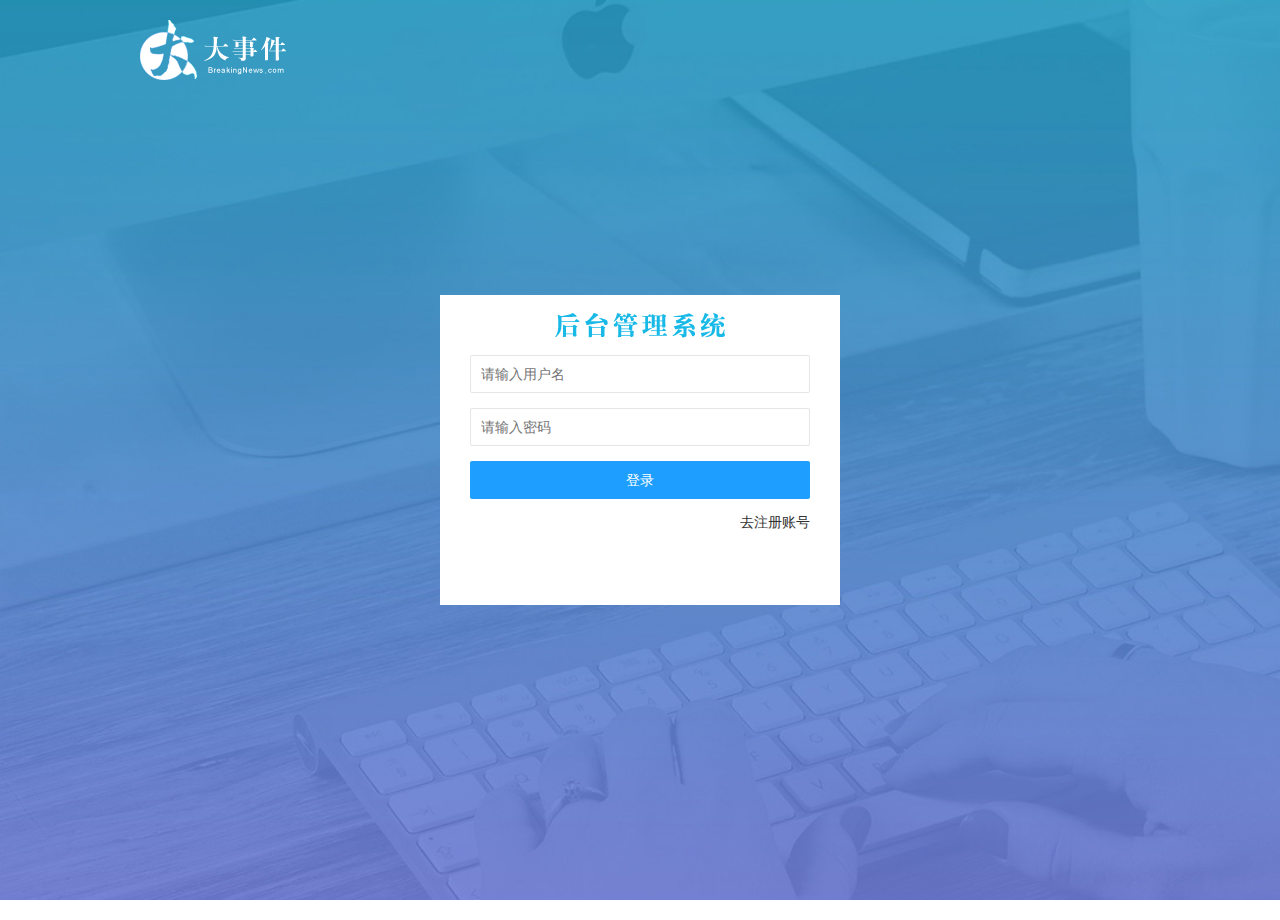
<file: index.html>
<script>
    // JS代码写到开头
    if (localStorage.getItem('token') === null) {
        // 说明本地存储中没有token
        // 没有token，表示没有登录
        location.href = '/login.html';
    }
</script>

<!DOCTYPE html>
<html>  
<head>
    <meta charset="utf-8">
    <meta name="viewport" content="width=device-width, initial-scale=1, maximum-scale=1">
    <title>layout 后台大布局 - Layui</title>
    <link rel="stylesheet" href="/assets/lib/layui/css/layui.css">
    <link rel="stylesheet" href="/assets/fonts/iconfont.css">
    <link rel="stylesheet" href="/assets/css/index.css">
</head>

<body class="layui-layout-body">
    <div class="layui-layout layui-layout-admin">
        <div class="layui-header">
            <div class="layui-logo">
                <img src="/assets/images/logo.png" alt="">
            </div>
            <!-- 头部区域（可配合layui已有的水平导航） -->
            
            <ul class="layui-nav layui-layout-right">
                <li class="layui-nav-item">
                    <a class="userinfo" href="javascript:;">
                        <span class="text-avatar">T</span>
                        <img src="/assets/images/sample.jpg" class="layui-nav-img">
                        个人中心
                    </a>
                    <dl class="layui-nav-child">
                        <dd><a href="/user/userinfo.html" target="fm">基本资料</a></dd>
                        <dd><a href="">更换头像</a></dd>
                        <dd><a href="">重置密码</a></dd>
                    </dl>
                </li>
                <li class="layui-nav-item"><a href="javascript:" id="logout"><span class="iconfont icon-tuichu"></span>退出</a></li>
            </ul>
        </div>

        <div class="layui-side layui-bg-black">
            <div class="layui-side-scroll">
                <!-- 左侧导航区域（可配合layui已有的垂直导航） -->
                <div class="userinfo" href="javascript:;">
                    <span class="text-avatar">T</span>
                    <img src="/assets/images/sample.jpg" class="layui-nav-img">
                    欢迎你 <span class="username"></span>
                </div>
                <ul class="layui-nav layui-nav-tree" lay-filter="test" lay-shrink="all">
                    <li class="layui-nav-item layui-this"><a href=""><span class="iconfont icon-home"></span>首页</a></li>
                    <li class="layui-nav-item">
                        <a class="" href="javascript:;"><span class="iconfont icon-16"></span>文章管理</a>
                        <dl class="layui-nav-child">
                            <dd><a href="javascript:;"><span class="iconfont icon-pinglun"></span>列表一</a></dd>
                            <dd><a href="javascript:;"><span class="iconfont icon-pinglun"></span>列表二</a></dd>
                            <dd><a href="javascript:;"><span class="iconfont icon-pinglun"></span>列表三</a></dd>
                            <dd><a href=""><span class="iconfont icon-pinglun"></span>超链接</a></dd>
                        </dl>
                    </li>
                    <li class="layui-nav-item">
                        <a href="javascript:;"><span class="iconfont icon-user"></span>个人中心</a>
                        <dl class="layui-nav-child">
                            <dd><a href="/user/userinfo.html" target="fm"><span class="iconfont icon-pinglun"></span>基本资料</a></dd>
                            <dd><a href="javascript:;"><span class="iconfont icon-pinglun"></span>列表二</a></dd>
                            <dd><a href=""><span class="iconfont icon-pinglun"></span>超链接</a></dd>
                        </dl>
                    </li>
                    
                </ul>
            </div>
        </div>

        <div class="layui-body">
            <!-- 内容主体区域 -->
            <!-- <div style="padding: 15px;">内容主体区域</div> -->
            <iframe name="fm" src="/home/dashboard.html" frameborder="0"></iframe>
        </div>

        <div class="layui-footer">
            <!-- 底部固定区域 -->
            © layui.com - 底部固定区域
        </div>
    </div>
    <script src="/assets/lib/layui/layui.all.js"></script>
    <script src="/assets/lib/jquery.js"></script>
    <script src="/assets/js/common.js"></script>
    <script src="/assets/js/index.js"></script>
</body>

</html>
</file>
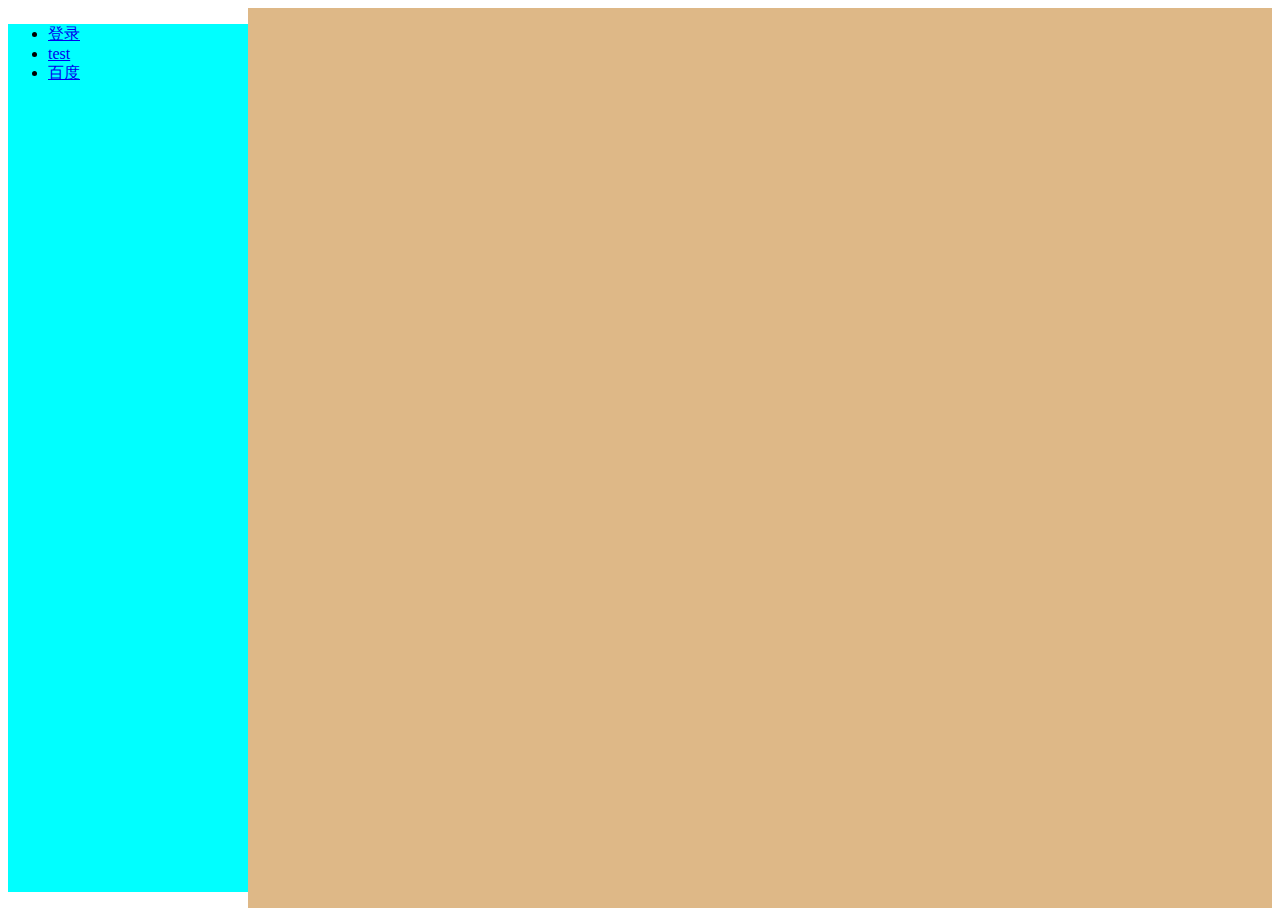
<file: iframe.html>
<!DOCTYPE html>
<html lang="en">
<head>
    <meta charset="UTF-8">
    <meta name="viewport" content="width=device-width, initial-scale=1.0">
    <title>Document</title>
    <style>
        html, body {
            height: 100%;
        }
        body {
            display: flex;
            justify-content: space-between;
        }
        ul {
            width: 200px;
            background-color: aqua;
        }

        div {
            flex: 1;
            height: 100%;
            background-color: burlywood;
        }

        iframe {
            width: 100%;
            height: 100%;
        }
    </style>
</head>
<body>
    
    <ul>
        <li><a href="/login.html" target="fm">登录</a></li>
        <li><a href="/test.html" target="fm">test</a></li>
        <li><a href="https://www.baidu.com" target="fm">百度</a></li>
    </ul>

    <div id="content">
        <iframe name="fm" src="https://www.sina.com.cn" frameborder="0"></iframe>
    </div>

</body>
</html>
</file>
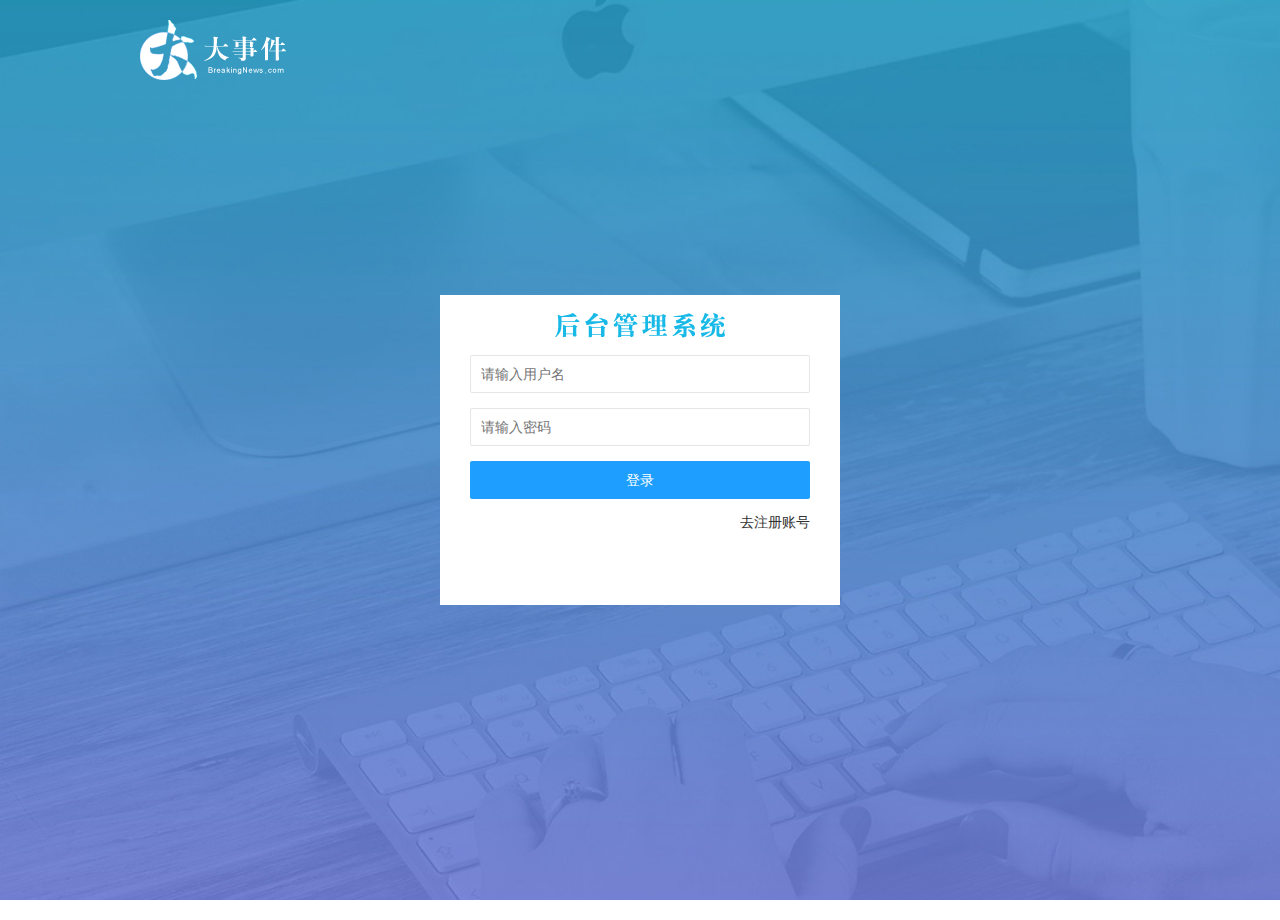
<file: login.html>
<!DOCTYPE html>
<html lang="en">

<head>
    <meta charset="UTF-8">
    <meta name="viewport" content="width=device-width, initial-scale=1.0">
    <title>登录页面</title>
    <!-- 加载css -->
    <!-- 
        路径最开头的 / ，表示 http://127.0.0.1:5500/ ，可以理解为项目根目录，即 big-event
        前提条件，使用live server打开页面。
     -->
    <link rel="stylesheet" href="/assets/lib/layui/css/layui.css">
    <link rel="stylesheet" href="/assets/css/login.css">
</head>

<body>
    <!-- 上面的logo区 -->
    <div id="logo">
        <img src="/assets/images/logo.png" />
    </div>

    <!-- 下面的登录和注册盒子 -->

    <!-- 登录的盒子 start -->
    <div class="box login">
        <!-- 盒子的标题 -->
        <div class="title"></div>
        <!-- 登录的表单 start -->
        <form class="layui-form" action="">
            <!-- 第一行：用户名 -->
            <div class="layui-form-item">
                <input type="text" name="username" required lay-verify="required" placeholder="请输入用户名" autocomplete="off"
                    class="layui-input">
            </div>
            <!-- 第二行：密码 -->
            <div class="layui-form-item">
                <input type="password" name="password" required lay-verify="required" placeholder="请输入密码" autocomplete="off"
                    class="layui-input">
            </div>
            <!-- 第三行：按钮 -->
            <div class="layui-form-item">
                <button class="layui-btn layui-btn-fluid layui-bg-blue" lay-submit lay-filter="formDemo">登录</button>
            </div>
            <!-- 第四行：超链接 -->
            <div class="layui-form-item goto">
                <a href="javascript:;">去注册账号</a>
            </div>
        </form>
        <!-- 登录的表单 end -->
    </div>
    <!-- 登录的盒子 end -->

    <!-- 注册的盒子 start -->
    <div class="box register">
        <!-- 盒子的标题 -->
        <div class="title"></div>
        <!-- 注册的表单 start -->
        <form class="layui-form" action="">
            <!-- 第一行：用户名 -->
            <div class="layui-form-item">
                <input type="text" name="username" required lay-verify="required" placeholder="请输入用户名" autocomplete="off"
                    class="layui-input">
            </div>
            <!-- 第二行：密码 -->
            <div class="layui-form-item">
                <input type="password" name="password" required lay-verify="required|changdu" placeholder="请输入密码" autocomplete="off"
                    class="layui-input pwd">
            </div>
            <!-- 第三行：重复密码 -->
            <div class="layui-form-item">
                <input type="password" required lay-verify="required|changdu|same" placeholder="请再次输入密码" autocomplete="off"
                    class="layui-input">
            </div>
            <!-- 第四行：按钮 -->
            <div class="layui-form-item">
                <button class="layui-btn layui-btn-fluid layui-bg-blue" lay-submit lay-filter="formDemo">注册</button>
            </div>
            <!-- 第五行：超链接 -->
            <div class="layui-form-item goto">
                <a href="javascript:;">已有账号，去登录</a>
            </div>
        </form>
        <!-- 注册的表单 end -->
    </div>
    <!-- 注册的盒子 end -->

    <script src="/assets/lib/jquery.js"></script>
    <script src="/assets/lib/layui/layui.all.js"></script>
    <script src="/assets/js/common.js"></script>
    <script src="/assets/js/login.js"></script>
</body>

</html>
</file>
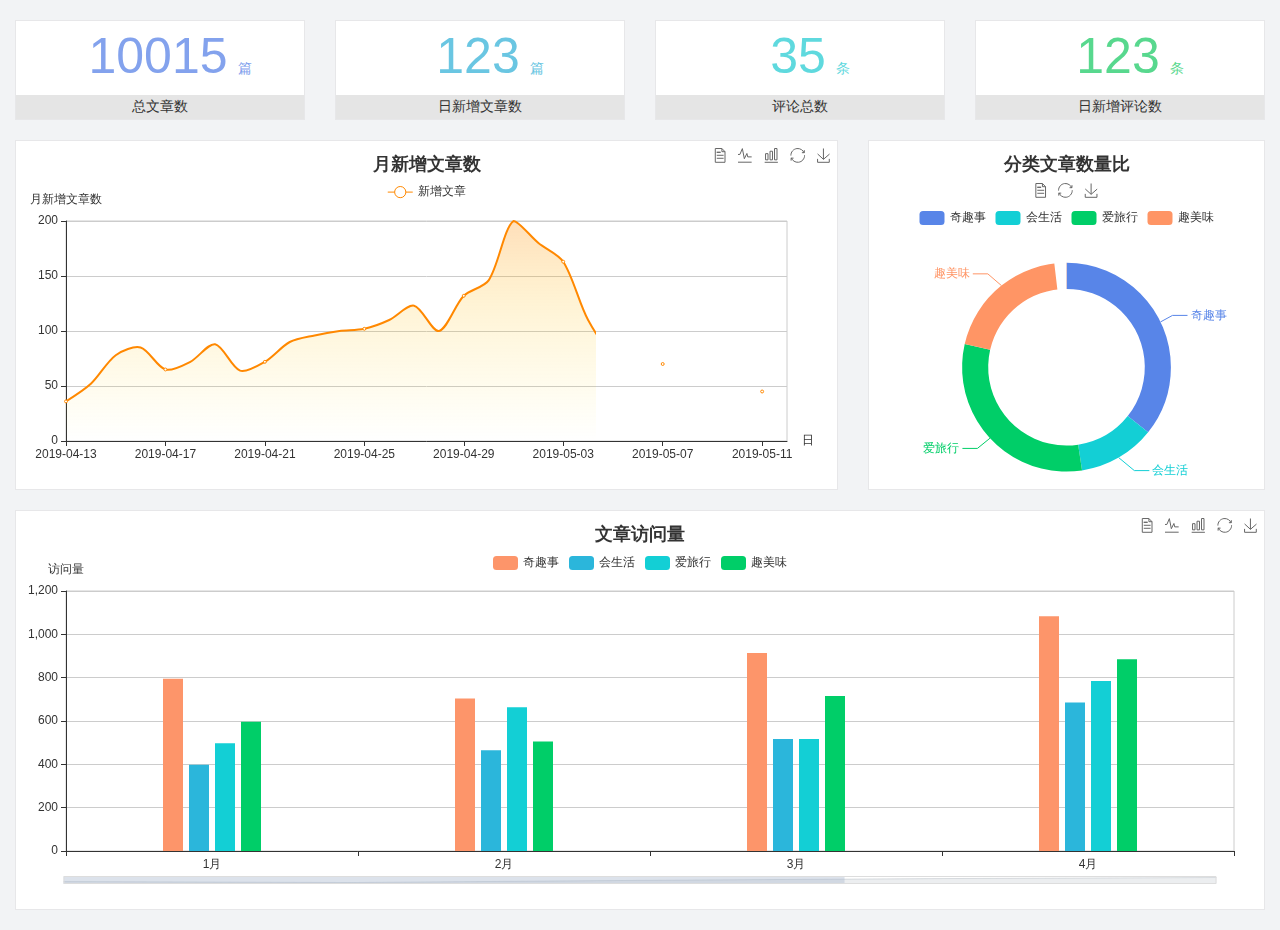
<file: home/dashboard.html>
<!DOCTYPE html>
<html lang="en">

<head>
  <meta charset="UTF-8">
  <meta name="viewport" content="width=device-width, initial-scale=1.0">
  <meta http-equiv="X-UA-Compatible" content="ie=edge">
  <title>图表统计</title>
  <link rel="stylesheet" href="../../assets/lib/bootstrap.css" />
  <link rel="stylesheet" href="../../assets/lib/main.css" />
  <script src="../../assets/lib/jquery.js"></script>
  <script type="text/javascript" src="../../assets/lib/echarts.min.js"></script>
</head>

<body>
  <div class="container-fluid">
    <div class="row spannel_list">
      <div class="col-sm-3 col-xs-6">
        <div class="spannel">
          <em>10015</em><span>篇</span>
          <b>总文章数</b>
        </div>
      </div>
      <div class="col-sm-3 col-xs-6">
        <div class="spannel scolor01">
          <em>123</em><span>篇</span>
          <b>日新增文章数</b>
        </div>
      </div>
      <div class="col-sm-3 col-xs-6">
        <div class="spannel scolor02">
          <em>35</em><span>条</span>
          <b>评论总数</b>
        </div>
      </div>
      <div class="col-sm-3 col-xs-6">
        <div class="spannel scolor03">
          <em>123</em><span>条</span>
          <b>日新增评论数</b>
        </div>
      </div>
    </div>
  </div>

  <div class="container-fluid">
    <div class="row curve-pie">
      <div class="col-lg-8 col-md-8">
        <div class="gragh_pannel" id="curve_show"></div>
      </div>
      <div class="col-lg-4 col-md-4">
        <div class="gragh_pannel" id="pie_show"></div>
      </div>
    </div>
  </div>

  <div class="container-fluid">
    <div class="column_pannel" id="column_show"></div>
  </div>

  <script>
    var oChart = echarts.init(document.getElementById('curve_show'));
    var aList_all = [
      { 'count': 36, 'date': '2019-04-13' },
      { 'count': 52, 'date': '2019-04-14' },
      { 'count': 78, 'date': '2019-04-15' },
      { 'count': 85, 'date': '2019-04-16' },
      { 'count': 65, 'date': '2019-04-17' },
      { 'count': 72, 'date': '2019-04-18' },
      { 'count': 88, 'date': '2019-04-19' },
      { 'count': 64, 'date': '2019-04-20' },
      { 'count': 72, 'date': '2019-04-21' },
      { 'count': 90, 'date': '2019-04-22' },
      { 'count': 96, 'date': '2019-04-23' },
      { 'count': 100, 'date': '2019-04-24' },
      { 'count': 102, 'date': '2019-04-25' },
      { 'count': 110, 'date': '2019-04-26' },
      { 'count': 123, 'date': '2019-04-27' },
      { 'count': 100, 'date': '2019-04-28' },
      { 'count': 132, 'date': '2019-04-29' },
      { 'count': 146, 'date': '2019-04-30' },
      { 'count': 200, 'date': '2019-05-01' },
      { 'count': 180, 'date': '2019-05-02' },
      { 'count': 163, 'date': '2019-05-03' },
      { 'count': 110, 'date': '2019-05-04' },
      { 'count': 80, 'date': '2019-05-05' },
      { 'count': 82, 'date': '2019-05-06' },
      { 'count': 70, 'date': '2019-05-07' },
      { 'count': 65, 'date': '2019-05-08' },
      { 'count': 54, 'date': '2019-05-09' },
      { 'count': 40, 'date': '2019-05-10' },
      { 'count': 45, 'date': '2019-05-11' },
      { 'count': 38, 'date': '2019-05-12' },
    ];

    let aCount = [];
    let aDate = [];

    for (var i = 0; i < aList_all.length; i++) {
      aCount.push(aList_all[i].count);
      aDate.push(aList_all[i].date);
    }

    var chartopt = {
      title: {
        text: '月新增文章数',
        left: 'center',
        top: '10'
      },
      tooltip: {
        trigger: 'axis'
      },
      legend: {
        data: ['新增文章'],
        top: '40'
      },
      toolbox: {
        show: true,
        feature: {
          mark: { show: true },
          dataView: { show: true, readOnly: false },
          magicType: { show: true, type: ['line', 'bar'] },
          restore: { show: true },
          saveAsImage: { show: true }
        }
      },
      calculable: true,
      xAxis: [
        {
          name: '日',
          type: 'category',
          boundaryGap: false,
          data: aDate
        }
      ],
      yAxis: [
        {
          name: '月新增文章数',
          type: 'value'
        }
      ],
      series: [
        {
          name: '新增文章',
          type: 'line',
          smooth: true,
          itemStyle: { normal: { areaStyle: { type: 'default' }, color: '#f80' }, lineStyle: { color: '#f80' } },
          data: aCount
        }],
      areaStyle: {
        normal: {
          color: new echarts.graphic.LinearGradient(0, 0, 0, 1, [{
            offset: 0,
            color: 'rgba(255,136,0,0.39)'
          }, {
            offset: .34,
            color: 'rgba(255,180,0,0.25)'
          }, {
            offset: 1,
            color: 'rgba(255,222,0,0.00)'
          }])

        }
      },
      grid: {
        show: true,
        x: 50,
        x2: 50,
        y: 80,
        height: 220
      }
    };

    oChart.setOption(chartopt);


    var oPie = echarts.init(document.getElementById('pie_show'));
    var oPieopt =
    {
      title: {
        top: 10,
        text: '分类文章数量比',
        x: 'center'
      },
      tooltip: {
        trigger: 'item',
        formatter: "{a} <br/>{b} : {c} ({d}%)"
      },
      color: ['#5885e8', '#13cfd5', '#00ce68', '#ff9565'],
      legend: {
        x: 'center',
        top: 65,
        data: ['奇趣事', '会生活', '爱旅行', '趣美味']
      },
      toolbox: {
        show: true,
        x: 'center',
        top: 35,
        feature: {
          mark: { show: true },
          dataView: { show: true, readOnly: false },
          magicType: {
            show: true,
            type: ['pie', 'funnel'],
            option: {
              funnel: {
                x: '25%',
                width: '50%',
                funnelAlign: 'left',
                max: 1548
              }
            }
          },
          restore: { show: true },
          saveAsImage: { show: true }
        }
      },
      calculable: true,
      series: [
        {
          name: '访问来源',
          type: 'pie',
          radius: ['45%', '60%'],
          center: ['50%', '65%'],
          data: [
            { value: 300, name: '奇趣事' },
            { value: 100, name: '会生活' },
            { value: 260, name: '爱旅行' },
            { value: 180, name: '趣美味' }
          ]
        }
      ]
    };
    oPie.setOption(oPieopt);



    var oColumn = this.echarts.init(document.getElementById('column_show'));
    var oColumnopt =
    {
      title: {
        text: '文章访问量',
        left: 'center',
        top: '10'
      },
      tooltip: {
        trigger: 'axis'
      },
      legend: {
        data: ['奇趣事', '会生活', '爱旅行', '趣美味'],
        top: '40'
      },
      toolbox: {
        show: true,
        feature: {
          mark: { show: true },
          dataView: { show: true, readOnly: false },
          magicType: { show: true, type: ['line', 'bar'] },
          restore: { show: true },
          saveAsImage: { show: true }
        }
      },
      calculable: true,
      xAxis: [
        {
          type: 'category',
          data: ['1月', '2月', '3月', '4月', '5月']
        }
      ],
      yAxis: [
        {
          name: '访问量',
          type: 'value'
        }
      ],
      series: [
        {
          name: '奇趣事',
          type: 'bar',
          barWidth: 20,
          itemStyle: {
            normal: { areaStyle: { type: 'default' }, color: '#fd956a' }
          },
          data: [800, 708, 920, 1090, 1200]
        },
        {
          name: '会生活',
          type: 'bar',
          barWidth: 20,
          itemStyle: {
            normal: { areaStyle: { type: 'default' }, color: '#2bb6db' }
          },
          data: [400, 468, 520, 690, 800]
        },
        {
          name: '爱旅行',
          type: 'bar',
          barWidth: 20,
          itemStyle: {
            normal: { areaStyle: { type: 'default' }, color: '#13cfd5' }
          },
          data: [500, 668, 520, 790, 900]
        },
        {
          name: '趣美味',
          type: 'bar',
          barWidth: 20,
          itemStyle: {
            normal: { areaStyle: { type: 'default' }, color: '#00ce68' }
          },
          data: [600, 508, 720, 890, 1000]
        }
      ],
      grid: {
        show: true,
        x: 50,
        x2: 30,
        y: 80,
        height: 260
      },
      dataZoom: [//给x轴设置滚动条
        {
          start: 0,//默认为0
          end: 100 - 1000 / 31,//默认为100
          type: 'slider',
          show: true,
          xAxisIndex: [0],
          handleSize: 0,//滑动条的 左右2个滑动条的大小
          height: 8,//组件高度
          left: 45, //左边的距离
          right: 50,//右边的距离
          bottom: 26,//右边的距离
          handleColor: '#ddd',//h滑动图标的颜色
          handleStyle: {
            borderColor: "#cacaca",
            borderWidth: "1",
            shadowBlur: 2,
            background: "#ddd",
            shadowColor: "#ddd",
          }
        }]
    };
    oColumn.setOption(oColumnopt);
  </script>
</body>

</html>
</file>
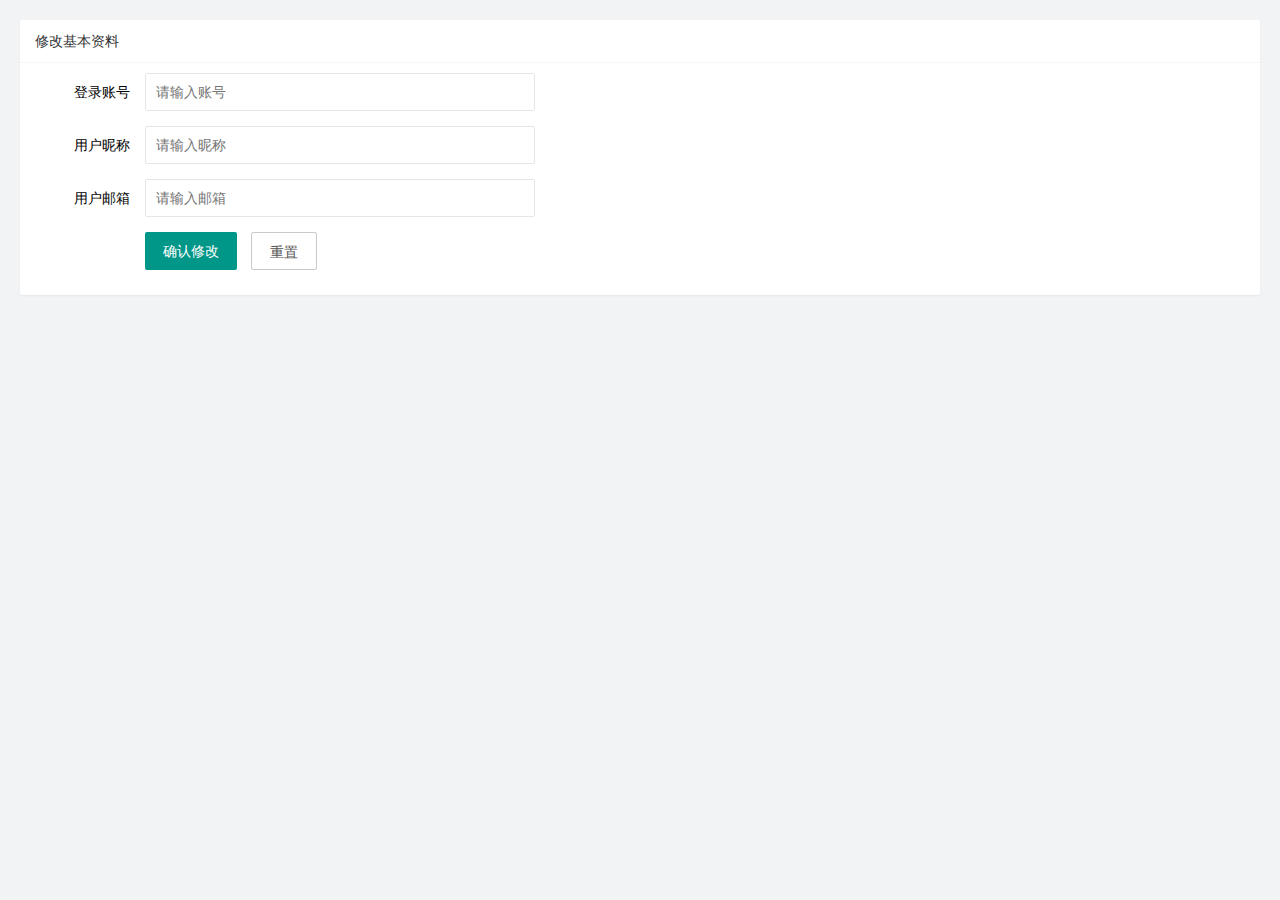
<file: user/userinfo.html>
<!DOCTYPE html>
<html lang="en">

<head>
    <meta charset="UTF-8">
    <meta name="viewport" content="width=device-width, initial-scale=1.0">
    <title>Document</title>
    <link rel="stylesheet" href="/assets/lib/layui/css/layui.css">
    <link rel="stylesheet" href="/assets/css/user/userinfo.css">
</head>

<body>

    <div class="layui-card">
        <div class="layui-card-header">修改基本资料</div>
        <div class="layui-card-body">
            <!-- 内容区放表单 -->
            <form class="layui-form" action="">
                <!-- 第一行：账号 -->
                <div class="layui-form-item">
                    <label class="layui-form-label">登录账号</label>
                    <div class="layui-input-block">
                        <input disabled type="text" name="username" required lay-verify="required" placeholder="请输入账号"
                            autocomplete="off" class="layui-input">
                    </div>
                </div>
                <!-- 第二行：昵称 -->
                <div class="layui-form-item">
                    <label class="layui-form-label">用户昵称</label>
                    <div class="layui-input-block">
                        <input type="text" name="nickname" required lay-verify="required" placeholder="请输入昵称"
                            autocomplete="off" class="layui-input">
                    </div>
                </div>
                <!-- 第三行：邮箱 -->
                <div class="layui-form-item">
                    <label class="layui-form-label">用户邮箱</label>
                    <div class="layui-input-block">
                        <input type="text" name="email" required lay-verify="required|email" placeholder="请输入邮箱"
                            autocomplete="off" class="layui-input">
                    </div>
                </div>
                <!-- 第四行：按钮 -->
                <div class="layui-form-item">
                    <div class="layui-input-block">
                        <!-- 隐藏域id -->
                        <input type="hidden" name="id">
                        <button class="layui-btn" lay-submit lay-filter="formDemo">确认修改</button>
                        <button type="reset" class="layui-btn layui-btn-primary">重置</button>
                    </div>
                </div>
            </form>
        </div>
    </div>

    <script src="/assets/lib/jquery.js"></script>
    <script src="/assets/lib/layui/layui.all.js"></script>
    <script src="/assets/js/common.js"></script>
    <script src="/assets/js/user/userinfo.js"></script>
</body>

</html>
</file>
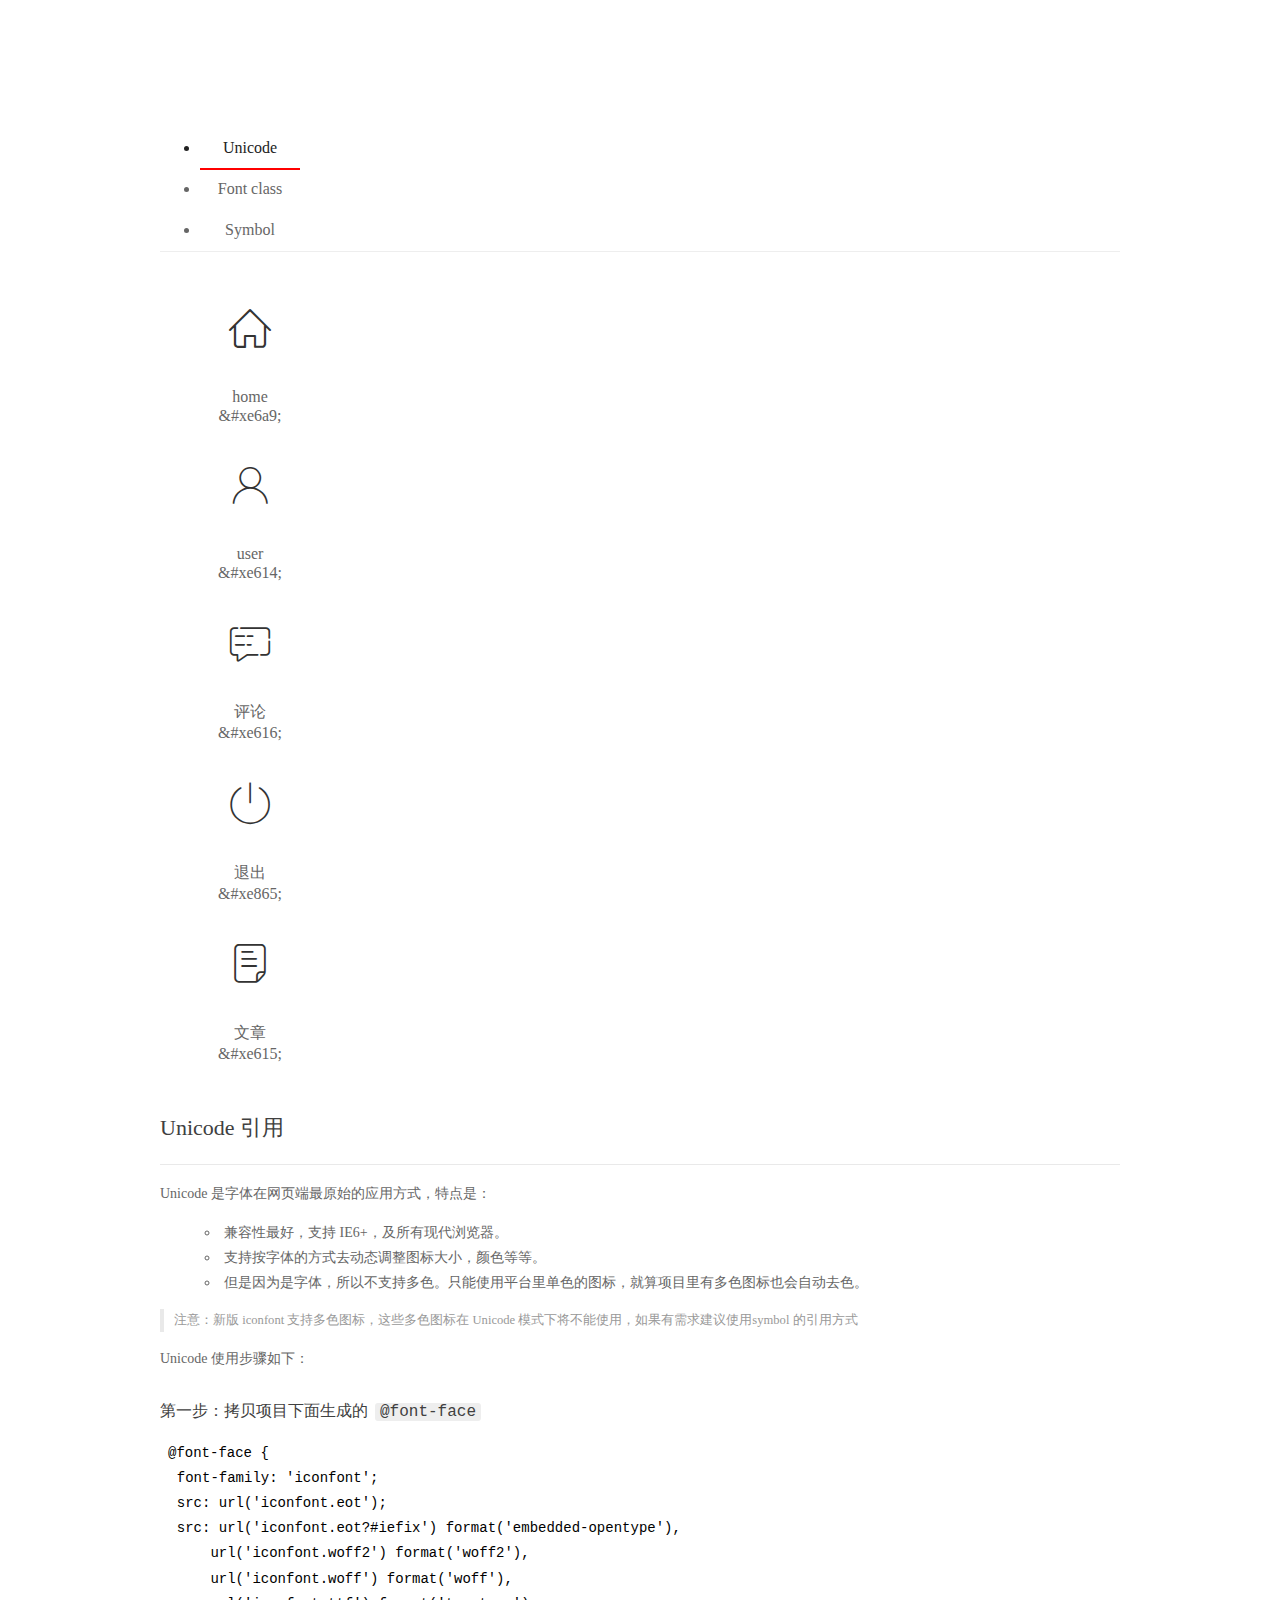
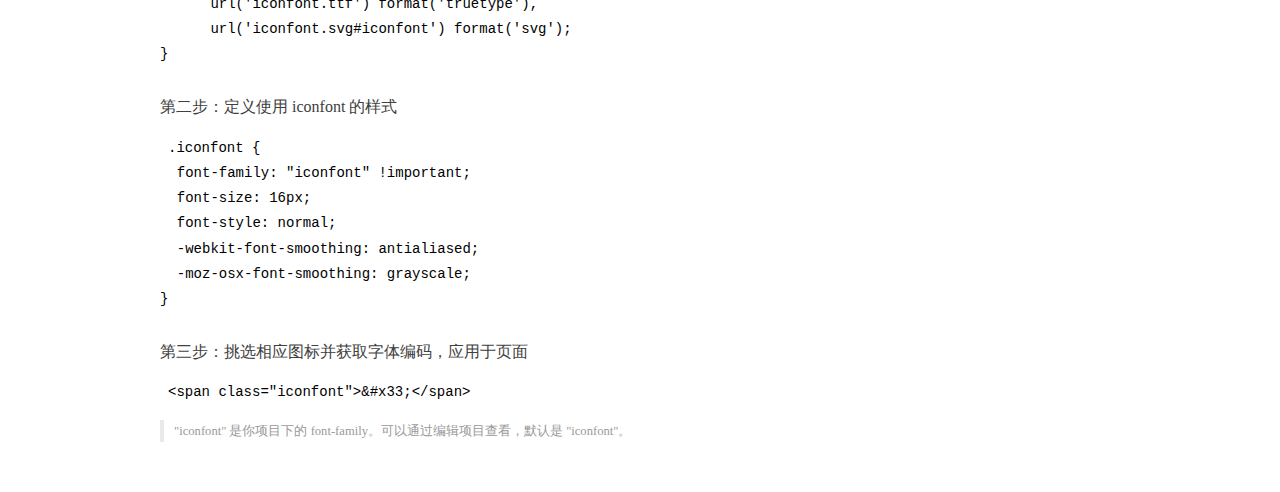
<file: assets/fonts/demo_index.html>
<!DOCTYPE html>
<html>
<head>
  <meta charset="utf-8"/>
  <title>IconFont Demo</title>
  <link rel="shortcut icon" href="https://gtms04.alicdn.com/tps/i4/TB1_oz6GVXXXXaFXpXXJDFnIXXX-64-64.ico" type="image/x-icon"/>
  <link rel="stylesheet" href="https://g.alicdn.com/thx/cube/1.3.2/cube.min.css">
  <link rel="stylesheet" href="demo.css">
  <link rel="stylesheet" href="iconfont.css">
  <script src="iconfont.js"></script>
  <!-- jQuery -->
  <script src="https://a1.alicdn.com/oss/uploads/2018/12/26/7bfddb60-08e8-11e9-9b04-53e73bb6408b.js"></script>
  <!-- 代码高亮 -->
  <script src="https://a1.alicdn.com/oss/uploads/2018/12/26/a3f714d0-08e6-11e9-8a15-ebf944d7534c.js"></script>
</head>
<body>
  <div class="main">
    <h1 class="logo"><a href="https://www.iconfont.cn/" title="iconfont 首页" target="_blank">&#xe86b;</a></h1>
    <div class="nav-tabs">
      <ul id="tabs" class="dib-box">
        <li class="dib active"><span>Unicode</span></li>
        <li class="dib"><span>Font class</span></li>
        <li class="dib"><span>Symbol</span></li>
      </ul>
      
    </div>
    <div class="tab-container">
      <div class="content unicode" style="display: block;">
          <ul class="icon_lists dib-box">
          
            <li class="dib">
              <span class="icon iconfont">&#xe6a9;</span>
                <div class="name">home</div>
                <div class="code-name">&amp;#xe6a9;</div>
              </li>
          
            <li class="dib">
              <span class="icon iconfont">&#xe614;</span>
                <div class="name">user</div>
                <div class="code-name">&amp;#xe614;</div>
              </li>
          
            <li class="dib">
              <span class="icon iconfont">&#xe616;</span>
                <div class="name">评论</div>
                <div class="code-name">&amp;#xe616;</div>
              </li>
          
            <li class="dib">
              <span class="icon iconfont">&#xe865;</span>
                <div class="name">退出</div>
                <div class="code-name">&amp;#xe865;</div>
              </li>
          
            <li class="dib">
              <span class="icon iconfont">&#xe615;</span>
                <div class="name">文章</div>
                <div class="code-name">&amp;#xe615;</div>
              </li>
          
          </ul>
          <div class="article markdown">
          <h2 id="unicode-">Unicode 引用</h2>
          <hr>

          <p>Unicode 是字体在网页端最原始的应用方式，特点是：</p>
          <ul>
            <li>兼容性最好，支持 IE6+，及所有现代浏览器。</li>
            <li>支持按字体的方式去动态调整图标大小，颜色等等。</li>
            <li>但是因为是字体，所以不支持多色。只能使用平台里单色的图标，就算项目里有多色图标也会自动去色。</li>
          </ul>
          <blockquote>
            <p>注意：新版 iconfont 支持多色图标，这些多色图标在 Unicode 模式下将不能使用，如果有需求建议使用symbol 的引用方式</p>
          </blockquote>
          <p>Unicode 使用步骤如下：</p>
          <h3 id="-font-face">第一步：拷贝项目下面生成的 <code>@font-face</code></h3>
<pre><code class="language-css"
>@font-face {
  font-family: 'iconfont';
  src: url('iconfont.eot');
  src: url('iconfont.eot?#iefix') format('embedded-opentype'),
      url('iconfont.woff2') format('woff2'),
      url('iconfont.woff') format('woff'),
      url('iconfont.ttf') format('truetype'),
      url('iconfont.svg#iconfont') format('svg');
}
</code></pre>
          <h3 id="-iconfont-">第二步：定义使用 iconfont 的样式</h3>
<pre><code class="language-css"
>.iconfont {
  font-family: "iconfont" !important;
  font-size: 16px;
  font-style: normal;
  -webkit-font-smoothing: antialiased;
  -moz-osx-font-smoothing: grayscale;
}
</code></pre>
          <h3 id="-">第三步：挑选相应图标并获取字体编码，应用于页面</h3>
<pre>
<code class="language-html"
>&lt;span class="iconfont"&gt;&amp;#x33;&lt;/span&gt;
</code></pre>
          <blockquote>
            <p>"iconfont" 是你项目下的 font-family。可以通过编辑项目查看，默认是 "iconfont"。</p>
          </blockquote>
          </div>
      </div>
      <div class="content font-class">
        <ul class="icon_lists dib-box">
          
          <li class="dib">
            <span class="icon iconfont icon-home"></span>
            <div class="name">
              home
            </div>
            <div class="code-name">.icon-home
            </div>
          </li>
          
          <li class="dib">
            <span class="icon iconfont icon-user"></span>
            <div class="name">
              user
            </div>
            <div class="code-name">.icon-user
            </div>
          </li>
          
          <li class="dib">
            <span class="icon iconfont icon-pinglun"></span>
            <div class="name">
              评论
            </div>
            <div class="code-name">.icon-pinglun
            </div>
          </li>
          
          <li class="dib">
            <span class="icon iconfont icon-tuichu"></span>
            <div class="name">
              退出
            </div>
            <div class="code-name">.icon-tuichu
            </div>
          </li>
          
          <li class="dib">
            <span class="icon iconfont icon-16"></span>
            <div class="name">
              文章
            </div>
            <div class="code-name">.icon-16
            </div>
          </li>
          
        </ul>
        <div class="article markdown">
        <h2 id="font-class-">font-class 引用</h2>
        <hr>

        <p>font-class 是 Unicode 使用方式的一种变种，主要是解决 Unicode 书写不直观，语意不明确的问题。</p>
        <p>与 Unicode 使用方式相比，具有如下特点：</p>
        <ul>
          <li>兼容性良好，支持 IE8+，及所有现代浏览器。</li>
          <li>相比于 Unicode 语意明确，书写更直观。可以很容易分辨这个 icon 是什么。</li>
          <li>因为使用 class 来定义图标，所以当要替换图标时，只需要修改 class 里面的 Unicode 引用。</li>
          <li>不过因为本质上还是使用的字体，所以多色图标还是不支持的。</li>
        </ul>
        <p>使用步骤如下：</p>
        <h3 id="-fontclass-">第一步：引入项目下面生成的 fontclass 代码：</h3>
<pre><code class="language-html">&lt;link rel="stylesheet" href="./iconfont.css"&gt;
</code></pre>
        <h3 id="-">第二步：挑选相应图标并获取类名，应用于页面：</h3>
<pre><code class="language-html">&lt;span class="iconfont icon-xxx"&gt;&lt;/span&gt;
</code></pre>
        <blockquote>
          <p>"
            iconfont" 是你项目下的 font-family。可以通过编辑项目查看，默认是 "iconfont"。</p>
        </blockquote>
      </div>
      </div>
      <div class="content symbol">
          <ul class="icon_lists dib-box">
          
            <li class="dib">
                <svg class="icon svg-icon" aria-hidden="true">
                  <use xlink:href="#icon-home"></use>
                </svg>
                <div class="name">home</div>
                <div class="code-name">#icon-home</div>
            </li>
          
            <li class="dib">
                <svg class="icon svg-icon" aria-hidden="true">
                  <use xlink:href="#icon-user"></use>
                </svg>
                <div class="name">user</div>
                <div class="code-name">#icon-user</div>
            </li>
          
            <li class="dib">
                <svg class="icon svg-icon" aria-hidden="true">
                  <use xlink:href="#icon-pinglun"></use>
                </svg>
                <div class="name">评论</div>
                <div class="code-name">#icon-pinglun</div>
            </li>
          
            <li class="dib">
                <svg class="icon svg-icon" aria-hidden="true">
                  <use xlink:href="#icon-tuichu"></use>
                </svg>
                <div class="name">退出</div>
                <div class="code-name">#icon-tuichu</div>
            </li>
          
            <li class="dib">
                <svg class="icon svg-icon" aria-hidden="true">
                  <use xlink:href="#icon-16"></use>
                </svg>
                <div class="name">文章</div>
                <div class="code-name">#icon-16</div>
            </li>
          
          </ul>
          <div class="article markdown">
          <h2 id="symbol-">Symbol 引用</h2>
          <hr>

          <p>这是一种全新的使用方式，应该说这才是未来的主流，也是平台目前推荐的用法。相关介绍可以参考这篇<a href="">文章</a>
            这种用法其实是做了一个 SVG 的集合，与另外两种相比具有如下特点：</p>
          <ul>
            <li>支持多色图标了，不再受单色限制。</li>
            <li>通过一些技巧，支持像字体那样，通过 <code>font-size</code>, <code>color</code> 来调整样式。</li>
            <li>兼容性较差，支持 IE9+，及现代浏览器。</li>
            <li>浏览器渲染 SVG 的性能一般，还不如 png。</li>
          </ul>
          <p>使用步骤如下：</p>
          <h3 id="-symbol-">第一步：引入项目下面生成的 symbol 代码：</h3>
<pre><code class="language-html">&lt;script src="./iconfont.js"&gt;&lt;/script&gt;
</code></pre>
          <h3 id="-css-">第二步：加入通用 CSS 代码（引入一次就行）：</h3>
<pre><code class="language-html">&lt;style&gt;
.icon {
  width: 1em;
  height: 1em;
  vertical-align: -0.15em;
  fill: currentColor;
  overflow: hidden;
}
&lt;/style&gt;
</code></pre>
          <h3 id="-">第三步：挑选相应图标并获取类名，应用于页面：</h3>
<pre><code class="language-html">&lt;svg class="icon" aria-hidden="true"&gt;
  &lt;use xlink:href="#icon-xxx"&gt;&lt;/use&gt;
&lt;/svg&gt;
</code></pre>
          </div>
      </div>

    </div>
  </div>
  <script>
  $(document).ready(function () {
      $('.tab-container .content:first').show()

      $('#tabs li').click(function (e) {
        var tabContent = $('.tab-container .content')
        var index = $(this).index()

        if ($(this).hasClass('active')) {
          return
        } else {
          $('#tabs li').removeClass('active')
          $(this).addClass('active')

          tabContent.hide().eq(index).fadeIn()
        }
      })
    })
  </script>
</body>
</html>
</file>
<file: assets/lib/layui/css/layui.css>
/** layui-v2.5.6 MIT License By https://www.layui.com */
 .layui-inline,img{display:inline-block;vertical-align:middle}h1,h2,h3,h4,h5,h6{font-weight:400}.layui-edge,.layui-header,.layui-inline,.layui-main{position:relative}.layui-body,.layui-edge,.layui-elip{overflow:hidden}.layui-btn,.layui-edge,.layui-inline,img{vertical-align:middle}.layui-btn,.layui-disabled,.layui-icon,.layui-unselect{-moz-user-select:none;-webkit-user-select:none;-ms-user-select:none}.layui-elip,.layui-form-checkbox span,.layui-form-pane .layui-form-label{text-overflow:ellipsis;white-space:nowrap}.layui-breadcrumb,.layui-tree-btnGroup{visibility:hidden}blockquote,body,button,dd,div,dl,dt,form,h1,h2,h3,h4,h5,h6,input,li,ol,p,pre,td,textarea,th,ul{margin:0;padding:0;-webkit-tap-highlight-color:rgba(0,0,0,0)}a:active,a:hover{outline:0}img{border:none}li{list-style:none}table{border-collapse:collapse;border-spacing:0}h4,h5,h6{font-size:100%}button,input,optgroup,option,select,textarea{font-family:inherit;font-size:inherit;font-style:inherit;font-weight:inherit;outline:0}pre{white-space:pre-wrap;white-space:-moz-pre-wrap;white-space:-pre-wrap;white-space:-o-pre-wrap;word-wrap:break-word}body{line-height:24px;font:14px Helvetica Neue,Helvetica,PingFang SC,Tahoma,Arial,sans-serif}hr{height:1px;margin:10px 0;border:0;clear:both}a{color:#333;text-decoration:none}a:hover{color:#777}a cite{font-style:normal;*cursor:pointer}.layui-border-box,.layui-border-box *{box-sizing:border-box}.layui-box,.layui-box *{box-sizing:content-box}.layui-clear{clear:both;*zoom:1}.layui-clear:after{content:'\20';clear:both;*zoom:1;display:block;height:0}.layui-inline{*display:inline;*zoom:1}.layui-edge{display:inline-block;width:0;height:0;border-width:6px;border-style:dashed;border-color:transparent}.layui-edge-top{top:-4px;border-bottom-color:#999;border-bottom-style:solid}.layui-edge-right{border-left-color:#999;border-left-style:solid}.layui-edge-bottom{top:2px;border-top-color:#999;border-top-style:solid}.layui-edge-left{border-right-color:#999;border-right-style:solid}.layui-disabled,.layui-disabled:hover{color:#d2d2d2!important;cursor:not-allowed!important}.layui-circle{border-radius:100%}.layui-show{display:block!important}.layui-hide{display:none!important}@font-face{font-family:layui-icon;src:url(../font/iconfont.eot?v=256);src:url(../font/iconfont.eot?v=256#iefix) format('embedded-opentype'),url(../font/iconfont.woff2?v=256) format('woff2'),url(../font/iconfont.woff?v=256) format('woff'),url(../font/iconfont.ttf?v=256) format('truetype'),url(../font/iconfont.svg?v=256#layui-icon) format('svg')}.layui-icon{font-family:layui-icon!important;font-size:16px;font-style:normal;-webkit-font-smoothing:antialiased;-moz-osx-font-smoothing:grayscale}.layui-icon-reply-fill:before{content:"\e611"}.layui-icon-set-fill:before{content:"\e614"}.layui-icon-menu-fill:before{content:"\e60f"}.layui-icon-search:before{content:"\e615"}.layui-icon-share:before{content:"\e641"}.layui-icon-set-sm:before{content:"\e620"}.layui-icon-engine:before{content:"\e628"}.layui-icon-close:before{content:"\1006"}.layui-icon-close-fill:before{content:"\1007"}.layui-icon-chart-screen:before{content:"\e629"}.layui-icon-star:before{content:"\e600"}.layui-icon-circle-dot:before{content:"\e617"}.layui-icon-chat:before{content:"\e606"}.layui-icon-release:before{content:"\e609"}.layui-icon-list:before{content:"\e60a"}.layui-icon-chart:before{content:"\e62c"}.layui-icon-ok-circle:before{content:"\1005"}.layui-icon-layim-theme:before{content:"\e61b"}.layui-icon-table:before{content:"\e62d"}.layui-icon-right:before{content:"\e602"}.layui-icon-left:before{content:"\e603"}.layui-icon-cart-simple:before{content:"\e698"}.layui-icon-face-cry:before{content:"\e69c"}.layui-icon-face-smile:before{content:"\e6af"}.layui-icon-survey:before{content:"\e6b2"}.layui-icon-tree:before{content:"\e62e"}.layui-icon-ie:before{content:"\e7bb"}.layui-icon-upload-circle:before{content:"\e62f"}.layui-icon-add-circle:before{content:"\e61f"}.layui-icon-download-circle:before{content:"\e601"}.layui-icon-templeate-1:before{content:"\e630"}.layui-icon-util:before{content:"\e631"}.layui-icon-face-surprised:before{content:"\e664"}.layui-icon-edit:before{content:"\e642"}.layui-icon-speaker:before{content:"\e645"}.layui-icon-down:before{content:"\e61a"}.layui-icon-file:before{content:"\e621"}.layui-icon-layouts:before{content:"\e632"}.layui-icon-rate-half:before{content:"\e6c9"}.layui-icon-add-circle-fine:before{content:"\e608"}.layui-icon-prev-circle:before{content:"\e633"}.layui-icon-read:before{content:"\e705"}.layui-icon-404:before{content:"\e61c"}.layui-icon-carousel:before{content:"\e634"}.layui-icon-help:before{content:"\e607"}.layui-icon-code-circle:before{content:"\e635"}.layui-icon-windows:before{content:"\e67f"}.layui-icon-water:before{content:"\e636"}.layui-icon-username:before{content:"\e66f"}.layui-icon-find-fill:before{content:"\e670"}.layui-icon-about:before{content:"\e60b"}.layui-icon-location:before{content:"\e715"}.layui-icon-up:before{content:"\e619"}.layui-icon-pause:before{content:"\e651"}.layui-icon-date:before{content:"\e637"}.layui-icon-layim-uploadfile:before{content:"\e61d"}.layui-icon-delete:before{content:"\e640"}.layui-icon-play:before{content:"\e652"}.layui-icon-top:before{content:"\e604"}.layui-icon-firefox:before{content:"\e686"}.layui-icon-friends:before{content:"\e612"}.layui-icon-refresh-3:before{content:"\e9aa"}.layui-icon-ok:before{content:"\e605"}.layui-icon-layer:before{content:"\e638"}.layui-icon-face-smile-fine:before{content:"\e60c"}.layui-icon-dollar:before{content:"\e659"}.layui-icon-group:before{content:"\e613"}.layui-icon-layim-download:before{content:"\e61e"}.layui-icon-picture-fine:before{content:"\e60d"}.layui-icon-link:before{content:"\e64c"}.layui-icon-diamond:before{content:"\e735"}.layui-icon-log:before{content:"\e60e"}.layui-icon-key:before{content:"\e683"}.layui-icon-rate-solid:before{content:"\e67a"}.layui-icon-fonts-del:before{content:"\e64f"}.layui-icon-unlink:before{content:"\e64d"}.layui-icon-fonts-clear:before{content:"\e639"}.layui-icon-triangle-r:before{content:"\e623"}.layui-icon-circle:before{content:"\e63f"}.layui-icon-radio:before{content:"\e643"}.layui-icon-align-center:before{content:"\e647"}.layui-icon-align-right:before{content:"\e648"}.layui-icon-align-left:before{content:"\e649"}.layui-icon-loading-1:before{content:"\e63e"}.layui-icon-return:before{content:"\e65c"}.layui-icon-fonts-strong:before{content:"\e62b"}.layui-icon-upload:before{content:"\e67c"}.layui-icon-dialogue:before{content:"\e63a"}.layui-icon-video:before{content:"\e6ed"}.layui-icon-headset:before{content:"\e6fc"}.layui-icon-cellphone-fine:before{content:"\e63b"}.layui-icon-add-1:before{content:"\e654"}.layui-icon-face-smile-b:before{content:"\e650"}.layui-icon-fonts-html:before{content:"\e64b"}.layui-icon-screen-full:before{content:"\e622"}.layui-icon-form:before{content:"\e63c"}.layui-icon-cart:before{content:"\e657"}.layui-icon-camera-fill:before{content:"\e65d"}.layui-icon-tabs:before{content:"\e62a"}.layui-icon-heart-fill:before{content:"\e68f"}.layui-icon-fonts-code:before{content:"\e64e"}.layui-icon-ios:before{content:"\e680"}.layui-icon-at:before{content:"\e687"}.layui-icon-fire:before{content:"\e756"}.layui-icon-set:before{content:"\e716"}.layui-icon-fonts-u:before{content:"\e646"}.layui-icon-triangle-d:before{content:"\e625"}.layui-icon-tips:before{content:"\e702"}.layui-icon-picture:before{content:"\e64a"}.layui-icon-more-vertical:before{content:"\e671"}.layui-icon-bluetooth:before{content:"\e689"}.layui-icon-flag:before{content:"\e66c"}.layui-icon-loading:before{content:"\e63d"}.layui-icon-fonts-i:before{content:"\e644"}.layui-icon-refresh-1:before{content:"\e666"}.layui-icon-rmb:before{content:"\e65e"}.layui-icon-addition:before{content:"\e624"}.layui-icon-home:before{content:"\e68e"}.layui-icon-time:before{content:"\e68d"}.layui-icon-user:before{content:"\e770"}.layui-icon-notice:before{content:"\e667"}.layui-icon-chrome:before{content:"\e68a"}.layui-icon-edge:before{content:"\e68b"}.layui-icon-login-weibo:before{content:"\e675"}.layui-icon-voice:before{content:"\e688"}.layui-icon-upload-drag:before{content:"\e681"}.layui-icon-login-qq:before{content:"\e676"}.layui-icon-snowflake:before{content:"\e6b1"}.layui-icon-heart:before{content:"\e68c"}.layui-icon-logout:before{content:"\e682"}.layui-icon-file-b:before{content:"\e655"}.layui-icon-template:before{content:"\e663"}.layui-icon-transfer:before{content:"\e691"}.layui-icon-auz:before{content:"\e672"}.layui-icon-console:before{content:"\e665"}.layui-icon-app:before{content:"\e653"}.layui-icon-prev:before{content:"\e65a"}.layui-icon-website:before{content:"\e7ae"}.layui-icon-next:before{content:"\e65b"}.layui-icon-component:before{content:"\e857"}.layui-icon-android:before{content:"\e684"}.layui-icon-more:before{content:"\e65f"}.layui-icon-login-wechat:before{content:"\e677"}.layui-icon-shrink-right:before{content:"\e668"}.layui-icon-spread-left:before{content:"\e66b"}.layui-icon-camera:before{content:"\e660"}.layui-icon-note:before{content:"\e66e"}.layui-icon-refresh:before{content:"\e669"}.layui-icon-female:before{content:"\e661"}.layui-icon-male:before{content:"\e662"}.layui-icon-screen-restore:before{content:"\e758"}.layui-icon-password:before{content:"\e673"}.layui-icon-senior:before{content:"\e674"}.layui-icon-theme:before{content:"\e66a"}.layui-icon-tread:before{content:"\e6c5"}.layui-icon-praise:before{content:"\e6c6"}.layui-icon-star-fill:before{content:"\e658"}.layui-icon-rate:before{content:"\e67b"}.layui-icon-template-1:before{content:"\e656"}.layui-icon-vercode:before{content:"\e679"}.layui-icon-service:before{content:"\e626"}.layui-icon-cellphone:before{content:"\e678"}.layui-icon-print:before{content:"\e66d"}.layui-icon-cols:before{content:"\e610"}.layui-icon-wifi:before{content:"\e7e0"}.layui-icon-export:before{content:"\e67d"}.layui-icon-rss:before{content:"\e808"}.layui-icon-slider:before{content:"\e714"}.layui-icon-email:before{content:"\e618"}.layui-icon-subtraction:before{content:"\e67e"}.layui-icon-mike:before{content:"\e6dc"}.layui-icon-light:before{content:"\e748"}.layui-icon-gift:before{content:"\e627"}.layui-icon-mute:before{content:"\e685"}.layui-icon-reduce-circle:before{content:"\e616"}.layui-icon-music:before{content:"\e690"}.layui-main{width:1140px;margin:0 auto}.layui-header{z-index:1000;height:60px}.layui-header a:hover{transition:all .5s;-webkit-transition:all .5s}.layui-side{position:fixed;left:0;top:0;bottom:0;z-index:999;width:200px;overflow-x:hidden}.layui-side-scroll{position:relative;width:220px;height:100%;overflow-x:hidden}.layui-body{position:absolute;left:200px;right:0;top:0;bottom:0;z-index:998;width:auto;overflow-y:auto;box-sizing:border-box}.layui-layout-body{overflow:hidden}.layui-layout-admin .layui-header{background-color:#23262E}.layui-layout-admin .layui-side{top:60px;width:200px;overflow-x:hidden}.layui-layout-admin .layui-body{position:fixed;top:60px;bottom:44px}.layui-layout-admin .layui-main{width:auto;margin:0 15px}.layui-layout-admin .layui-footer{position:fixed;left:200px;right:0;bottom:0;height:44px;line-height:44px;padding:0 15px;background-color:#eee}.layui-layout-admin .layui-logo{position:absolute;left:0;top:0;width:200px;height:100%;line-height:60px;text-align:center;color:#009688;font-size:16px}.layui-layout-admin .layui-header .layui-nav{background:0 0}.layui-layout-left{position:absolute!important;left:200px;top:0}.layui-layout-right{position:absolute!important;right:0;top:0}.layui-container{position:relative;margin:0 auto;padding:0 15px;box-sizing:border-box}.layui-fluid{position:relative;margin:0 auto;padding:0 15px}.layui-row:after,.layui-row:before{content:'';display:block;clear:both}.layui-col-lg1,.layui-col-lg10,.layui-col-lg11,.layui-col-lg12,.layui-col-lg2,.layui-col-lg3,.layui-col-lg4,.layui-col-lg5,.layui-col-lg6,.layui-col-lg7,.layui-col-lg8,.layui-col-lg9,.layui-col-md1,.layui-col-md10,.layui-col-md11,.layui-col-md12,.layui-col-md2,.layui-col-md3,.layui-col-md4,.layui-col-md5,.layui-col-md6,.layui-col-md7,.layui-col-md8,.layui-col-md9,.layui-col-sm1,.layui-col-sm10,.layui-col-sm11,.layui-col-sm12,.layui-col-sm2,.layui-col-sm3,.layui-col-sm4,.layui-col-sm5,.layui-col-sm6,.layui-col-sm7,.layui-col-sm8,.layui-col-sm9,.layui-col-xs1,.layui-col-xs10,.layui-col-xs11,.layui-col-xs12,.layui-col-xs2,.layui-col-xs3,.layui-col-xs4,.layui-col-xs5,.layui-col-xs6,.layui-col-xs7,.layui-col-xs8,.layui-col-xs9{position:relative;display:block;box-sizing:border-box}.layui-col-xs1,.layui-col-xs10,.layui-col-xs11,.layui-col-xs12,.layui-col-xs2,.layui-col-xs3,.layui-col-xs4,.layui-col-xs5,.layui-col-xs6,.layui-col-xs7,.layui-col-xs8,.layui-col-xs9{float:left}.layui-col-xs1{width:8.33333333%}.layui-col-xs2{width:16.66666667%}.layui-col-xs3{width:25%}.layui-col-xs4{width:33.33333333%}.layui-col-xs5{width:41.66666667%}.layui-col-xs6{width:50%}.layui-col-xs7{width:58.33333333%}.layui-col-xs8{width:66.66666667%}.layui-col-xs9{width:75%}.layui-col-xs10{width:83.33333333%}.layui-col-xs11{width:91.66666667%}.layui-col-xs12{width:100%}.layui-col-xs-offset1{margin-left:8.33333333%}.layui-col-xs-offset2{margin-left:16.66666667%}.layui-col-xs-offset3{margin-left:25%}.layui-col-xs-offset4{margin-left:33.33333333%}.layui-col-xs-offset5{margin-left:41.66666667%}.layui-col-xs-offset6{margin-left:50%}.layui-col-xs-offset7{margin-left:58.33333333%}.layui-col-xs-offset8{margin-left:66.66666667%}.layui-col-xs-offset9{margin-left:75%}.layui-col-xs-offset10{margin-left:83.33333333%}.layui-col-xs-offset11{margin-left:91.66666667%}.layui-col-xs-offset12{margin-left:100%}@media screen and (max-width:768px){.layui-hide-xs{display:none!important}.layui-show-xs-block{display:block!important}.layui-show-xs-inline{display:inline!important}.layui-show-xs-inline-block{display:inline-block!important}}@media screen and (min-width:768px){.layui-container{width:750px}.layui-hide-sm{display:none!important}.layui-show-sm-block{display:block!important}.layui-show-sm-inline{display:inline!important}.layui-show-sm-inline-block{display:inline-block!important}.layui-col-sm1,.layui-col-sm10,.layui-col-sm11,.layui-col-sm12,.layui-col-sm2,.layui-col-sm3,.layui-col-sm4,.layui-col-sm5,.layui-col-sm6,.layui-col-sm7,.layui-col-sm8,.layui-col-sm9{float:left}.layui-col-sm1{width:8.33333333%}.layui-col-sm2{width:16.66666667%}.layui-col-sm3{width:25%}.layui-col-sm4{width:33.33333333%}.layui-col-sm5{width:41.66666667%}.layui-col-sm6{width:50%}.layui-col-sm7{width:58.33333333%}.layui-col-sm8{width:66.66666667%}.layui-col-sm9{width:75%}.layui-col-sm10{width:83.33333333%}.layui-col-sm11{width:91.66666667%}.layui-col-sm12{width:100%}.layui-col-sm-offset1{margin-left:8.33333333%}.layui-col-sm-offset2{margin-left:16.66666667%}.layui-col-sm-offset3{margin-left:25%}.layui-col-sm-offset4{margin-left:33.33333333%}.layui-col-sm-offset5{margin-left:41.66666667%}.layui-col-sm-offset6{margin-left:50%}.layui-col-sm-offset7{margin-left:58.33333333%}.layui-col-sm-offset8{margin-left:66.66666667%}.layui-col-sm-offset9{margin-left:75%}.layui-col-sm-offset10{margin-left:83.33333333%}.layui-col-sm-offset11{margin-left:91.66666667%}.layui-col-sm-offset12{margin-left:100%}}@media screen and (min-width:992px){.layui-container{width:970px}.layui-hide-md{display:none!important}.layui-show-md-block{display:block!important}.layui-show-md-inline{display:inline!important}.layui-show-md-inline-block{display:inline-block!important}.layui-col-md1,.layui-col-md10,.layui-col-md11,.layui-col-md12,.layui-col-md2,.layui-col-md3,.layui-col-md4,.layui-col-md5,.layui-col-md6,.layui-col-md7,.layui-col-md8,.layui-col-md9{float:left}.layui-col-md1{width:8.33333333%}.layui-col-md2{width:16.66666667%}.layui-col-md3{width:25%}.layui-col-md4{width:33.33333333%}.layui-col-md5{width:41.66666667%}.layui-col-md6{width:50%}.layui-col-md7{width:58.33333333%}.layui-col-md8{width:66.66666667%}.layui-col-md9{width:75%}.layui-col-md10{width:83.33333333%}.layui-col-md11{width:91.66666667%}.layui-col-md12{width:100%}.layui-col-md-offset1{margin-left:8.33333333%}.layui-col-md-offset2{margin-left:16.66666667%}.layui-col-md-offset3{margin-left:25%}.layui-col-md-offset4{margin-left:33.33333333%}.layui-col-md-offset5{margin-left:41.66666667%}.layui-col-md-offset6{margin-left:50%}.layui-col-md-offset7{margin-left:58.33333333%}.layui-col-md-offset8{margin-left:66.66666667%}.layui-col-md-offset9{margin-left:75%}.layui-col-md-offset10{margin-left:83.33333333%}.layui-col-md-offset11{margin-left:91.66666667%}.layui-col-md-offset12{margin-left:100%}}@media screen and (min-width:1200px){.layui-container{width:1170px}.layui-hide-lg{display:none!important}.layui-show-lg-block{display:block!important}.layui-show-lg-inline{display:inline!important}.layui-show-lg-inline-block{display:inline-block!important}.layui-col-lg1,.layui-col-lg10,.layui-col-lg11,.layui-col-lg12,.layui-col-lg2,.layui-col-lg3,.layui-col-lg4,.layui-col-lg5,.layui-col-lg6,.layui-col-lg7,.layui-col-lg8,.layui-col-lg9{float:left}.layui-col-lg1{width:8.33333333%}.layui-col-lg2{width:16.66666667%}.layui-col-lg3{width:25%}.layui-col-lg4{width:33.33333333%}.layui-col-lg5{width:41.66666667%}.layui-col-lg6{width:50%}.layui-col-lg7{width:58.33333333%}.layui-col-lg8{width:66.66666667%}.layui-col-lg9{width:75%}.layui-col-lg10{width:83.33333333%}.layui-col-lg11{width:91.66666667%}.layui-col-lg12{width:100%}.layui-col-lg-offset1{margin-left:8.33333333%}.layui-col-lg-offset2{margin-left:16.66666667%}.layui-col-lg-offset3{margin-left:25%}.layui-col-lg-offset4{margin-left:33.33333333%}.layui-col-lg-offset5{margin-left:41.66666667%}.layui-col-lg-offset6{margin-left:50%}.layui-col-lg-offset7{margin-left:58.33333333%}.layui-col-lg-offset8{margin-left:66.66666667%}.layui-col-lg-offset9{margin-left:75%}.layui-col-lg-offset10{margin-left:83.33333333%}.layui-col-lg-offset11{margin-left:91.66666667%}.layui-col-lg-offset12{margin-left:100%}}.layui-col-space1{margin:-.5px}.layui-col-space1>*{padding:.5px}.layui-col-space2{margin:-1px}.layui-col-space2>*{padding:1px}.layui-col-space4{margin:-2px}.layui-col-space4>*{padding:2px}.layui-col-space5{margin:-2.5px}.layui-col-space5>*{padding:2.5px}.layui-col-space6{margin:-3px}.layui-col-space6>*{padding:3px}.layui-col-space8{margin:-4px}.layui-col-space8>*{padding:4px}.layui-col-space10{margin:-5px}.layui-col-space10>*{padding:5px}.layui-col-space12{margin:-6px}.layui-col-space12>*{padding:6px}.layui-col-space14{margin:-7px}.layui-col-space14>*{padding:7px}.layui-col-space15{margin:-7.5px}.layui-col-space15>*{padding:7.5px}.layui-col-space16{margin:-8px}.layui-col-space16>*{padding:8px}.layui-col-space18{margin:-9px}.layui-col-space18>*{padding:9px}.layui-col-space20{margin:-10px}.layui-col-space20>*{padding:10px}.layui-col-space22{margin:-11px}.layui-col-space22>*{padding:11px}.layui-col-space24{margin:-12px}.layui-col-space24>*{padding:12px}.layui-col-space25{margin:-12.5px}.layui-col-space25>*{padding:12.5px}.layui-col-space26{margin:-13px}.layui-col-space26>*{padding:13px}.layui-col-space28{margin:-14px}.layui-col-space28>*{padding:14px}.layui-col-space30{margin:-15px}.layui-col-space30>*{padding:15px}.layui-btn,.layui-input,.layui-select,.layui-textarea,.layui-upload-button{outline:0;-webkit-appearance:none;transition:all .3s;-webkit-transition:all .3s;box-sizing:border-box}.layui-elem-quote{margin-bottom:10px;padding:15px;line-height:22px;border-left:5px solid #009688;border-radius:0 2px 2px 0;background-color:#f2f2f2}.layui-quote-nm{border-style:solid;border-width:1px 1px 1px 5px;background:0 0}.layui-elem-field{margin-bottom:10px;padding:0;border-width:1px;border-style:solid}.layui-elem-field legend{margin-left:20px;padding:0 10px;font-size:20px;font-weight:300}.layui-field-title{margin:10px 0 20px;border-width:1px 0 0}.layui-field-box{padding:10px 15px}.layui-field-title .layui-field-box{padding:10px 0}.layui-progress{position:relative;height:6px;border-radius:20px;background-color:#e2e2e2}.layui-progress-bar{position:absolute;left:0;top:0;width:0;max-width:100%;height:6px;border-radius:20px;text-align:right;background-color:#5FB878;transition:all .3s;-webkit-transition:all .3s}.layui-progress-big,.layui-progress-big .layui-progress-bar{height:18px;line-height:18px}.layui-progress-text{position:relative;top:-20px;line-height:18px;font-size:12px;color:#666}.layui-progress-big .layui-progress-text{position:static;padding:0 10px;color:#fff}.layui-collapse{border-width:1px;border-style:solid;border-radius:2px}.layui-colla-content,.layui-colla-item{border-top-width:1px;border-top-style:solid}.layui-colla-item:first-child{border-top:none}.layui-colla-title{position:relative;height:42px;line-height:42px;padding:0 15px 0 35px;color:#333;background-color:#f2f2f2;cursor:pointer;font-size:14px;overflow:hidden}.layui-colla-content{display:none;padding:10px 15px;line-height:22px;color:#666}.layui-colla-icon{position:absolute;left:15px;top:0;font-size:14px}.layui-card{margin-bottom:15px;border-radius:2px;background-color:#fff;box-shadow:0 1px 2px 0 rgba(0,0,0,.05)}.layui-card:last-child{margin-bottom:0}.layui-card-header{position:relative;height:42px;line-height:42px;padding:0 15px;border-bottom:1px solid #f6f6f6;color:#333;border-radius:2px 2px 0 0;font-size:14px}.layui-bg-black,.layui-bg-blue,.layui-bg-cyan,.layui-bg-green,.layui-bg-orange,.layui-bg-red{color:#fff!important}.layui-card-body{position:relative;padding:10px 15px;line-height:24px}.layui-card-body[pad15]{padding:15px}.layui-card-body[pad20]{padding:20px}.layui-card-body .layui-table{margin:5px 0}.layui-card .layui-tab{margin:0}.layui-panel-window{position:relative;padding:15px;border-radius:0;border-top:5px solid #E6E6E6;background-color:#fff}.layui-auxiliar-moving{position:fixed;left:0;right:0;top:0;bottom:0;width:100%;height:100%;background:0 0;z-index:9999999999}.layui-form-label,.layui-form-mid,.layui-form-select,.layui-input-block,.layui-input-inline,.layui-textarea{position:relative}.layui-bg-red{background-color:#FF5722!important}.layui-bg-orange{background-color:#FFB800!important}.layui-bg-green{background-color:#009688!important}.layui-bg-cyan{background-color:#2F4056!important}.layui-bg-blue{background-color:#1E9FFF!important}.layui-bg-black{background-color:#393D49!important}.layui-bg-gray{background-color:#eee!important;color:#666!important}.layui-badge-rim,.layui-colla-content,.layui-colla-item,.layui-collapse,.layui-elem-field,.layui-form-pane .layui-form-item[pane],.layui-form-pane .layui-form-label,.layui-input,.layui-layedit,.layui-layedit-tool,.layui-quote-nm,.layui-select,.layui-tab-bar,.layui-tab-card,.layui-tab-title,.layui-tab-title .layui-this:after,.layui-textarea{border-color:#e6e6e6}.layui-timeline-item:before,hr{background-color:#e6e6e6}.layui-text{line-height:22px;font-size:14px;color:#666}.layui-text h1,.layui-text h2,.layui-text h3{font-weight:500;color:#333}.layui-text h1{font-size:30px}.layui-text h2{font-size:24px}.layui-text h3{font-size:18px}.layui-text a:not(.layui-btn){color:#01AAED}.layui-text a:not(.layui-btn):hover{text-decoration:underline}.layui-text ul{padding:5px 0 5px 15px}.layui-text ul li{margin-top:5px;list-style-type:disc}.layui-text em,.layui-word-aux{color:#999!important;padding:0 5px!important}.layui-btn{display:inline-block;height:38px;line-height:38px;padding:0 18px;background-color:#009688;color:#fff;white-space:nowrap;text-align:center;font-size:14px;border:none;border-radius:2px;cursor:pointer}.layui-btn:hover{opacity:.8;filter:alpha(opacity=80);color:#fff}.layui-btn:active{opacity:1;filter:alpha(opacity=100)}.layui-btn+.layui-btn{margin-left:10px}.layui-btn-container{font-size:0}.layui-btn-container .layui-btn{margin-right:10px;margin-bottom:10px}.layui-btn-container .layui-btn+.layui-btn{margin-left:0}.layui-table .layui-btn-container .layui-btn{margin-bottom:9px}.layui-btn-radius{border-radius:100px}.layui-btn .layui-icon{margin-right:3px;font-size:18px;vertical-align:bottom;vertical-align:middle\9}.layui-btn-primary{border:1px solid #C9C9C9;background-color:#fff;color:#555}.layui-btn-primary:hover{border-color:#009688;color:#333}.layui-btn-normal{background-color:#1E9FFF}.layui-btn-warm{background-color:#FFB800}.layui-btn-danger{background-color:#FF5722}.layui-btn-checked{background-color:#5FB878}.layui-btn-disabled,.layui-btn-disabled:active,.layui-btn-disabled:hover{border:1px solid #e6e6e6;background-color:#FBFBFB;color:#C9C9C9;cursor:not-allowed;opacity:1}.layui-btn-lg{height:44px;line-height:44px;padding:0 25px;font-size:16px}.layui-btn-sm{height:30px;line-height:30px;padding:0 10px;font-size:12px}.layui-btn-sm i{font-size:16px!important}.layui-btn-xs{height:22px;line-height:22px;padding:0 5px;font-size:12px}.layui-btn-xs i{font-size:14px!important}.layui-btn-group{display:inline-block;vertical-align:middle;font-size:0}.layui-btn-group .layui-btn{margin-left:0!important;margin-right:0!important;border-left:1px solid rgba(255,255,255,.5);border-radius:0}.layui-btn-group .layui-btn-primary{border-left:none}.layui-btn-group .layui-btn-primary:hover{border-color:#C9C9C9;color:#009688}.layui-btn-group .layui-btn:first-child{border-left:none;border-radius:2px 0 0 2px}.layui-btn-group .layui-btn-primary:first-child{border-left:1px solid #c9c9c9}.layui-btn-group .layui-btn:last-child{border-radius:0 2px 2px 0}.layui-btn-group .layui-btn+.layui-btn{margin-left:0}.layui-btn-group+.layui-btn-group{margin-left:10px}.layui-btn-fluid{width:100%}.layui-input,.layui-select,.layui-textarea{height:38px;line-height:1.3;line-height:38px\9;border-width:1px;border-style:solid;background-color:#fff;border-radius:2px}.layui-input::-webkit-input-placeholder,.layui-select::-webkit-input-placeholder,.layui-textarea::-webkit-input-placeholder{line-height:1.3}.layui-input,.layui-textarea{display:block;width:100%;padding-left:10px}.layui-input:hover,.layui-textarea:hover{border-color:#D2D2D2!important}.layui-input:focus,.layui-textarea:focus{border-color:#C9C9C9!important}.layui-textarea{min-height:100px;height:auto;line-height:20px;padding:6px 10px;resize:vertical}.layui-select{padding:0 10px}.layui-form input[type=checkbox],.layui-form input[type=radio],.layui-form select{display:none}.layui-form [lay-ignore]{display:initial}.layui-form-item{margin-bottom:15px;clear:both;*zoom:1}.layui-form-item:after{content:'\20';clear:both;*zoom:1;display:block;height:0}.layui-form-label{float:left;display:block;padding:9px 15px;width:80px;font-weight:400;line-height:20px;text-align:right}.layui-form-label-col{display:block;float:none;padding:9px 0;line-height:20px;text-align:left}.layui-form-item .layui-inline{margin-bottom:5px;margin-right:10px}.layui-input-block{margin-left:110px;min-height:36px}.layui-input-inline{display:inline-block;vertical-align:middle}.layui-form-item .layui-input-inline{float:left;width:190px;margin-right:10px}.layui-form-text .layui-input-inline{width:auto}.layui-form-mid{float:left;display:block;padding:9px 0!important;line-height:20px;margin-right:10px}.layui-form-danger+.layui-form-select .layui-input,.layui-form-danger:focus{border-color:#FF5722!important}.layui-form-select .layui-input{padding-right:30px;cursor:pointer}.layui-form-select .layui-edge{position:absolute;right:10px;top:50%;margin-top:-3px;cursor:pointer;border-width:6px;border-top-color:#c2c2c2;border-top-style:solid;transition:all .3s;-webkit-transition:all .3s}.layui-form-select dl{display:none;position:absolute;left:0;top:42px;padding:5px 0;z-index:899;min-width:100%;border:1px solid #d2d2d2;max-height:300px;overflow-y:auto;background-color:#fff;border-radius:2px;box-shadow:0 2px 4px rgba(0,0,0,.12);box-sizing:border-box}.layui-form-select dl dd,.layui-form-select dl dt{padding:0 10px;line-height:36px;white-space:nowrap;overflow:hidden;text-overflow:ellipsis}.layui-form-select dl dt{font-size:12px;color:#999}.layui-form-select dl dd{cursor:pointer}.layui-form-select dl dd:hover{background-color:#f2f2f2;-webkit-transition:.5s all;transition:.5s all}.layui-form-select .layui-select-group dd{padding-left:20px}.layui-form-select dl dd.layui-select-tips{padding-left:10px!important;color:#999}.layui-form-select dl dd.layui-this{background-color:#5FB878;color:#fff}.layui-form-checkbox,.layui-form-select dl dd.layui-disabled{background-color:#fff}.layui-form-selected dl{display:block}.layui-form-checkbox,.layui-form-checkbox *,.layui-form-switch{display:inline-block;vertical-align:middle}.layui-form-selected .layui-edge{margin-top:-9px;-webkit-transform:rotate(180deg);transform:rotate(180deg);margin-top:-3px\9}:root .layui-form-selected .layui-edge{margin-top:-9px\0/IE9}.layui-form-selectup dl{top:auto;bottom:42px}.layui-select-none{margin:5px 0;text-align:center;color:#999}.layui-select-disabled .layui-disabled{border-color:#eee!important}.layui-select-disabled .layui-edge{border-top-color:#d2d2d2}.layui-form-checkbox{position:relative;height:30px;line-height:30px;margin-right:10px;padding-right:30px;cursor:pointer;font-size:0;-webkit-transition:.1s linear;transition:.1s linear;box-sizing:border-box}.layui-form-checkbox span{padding:0 10px;height:100%;font-size:14px;border-radius:2px 0 0 2px;background-color:#d2d2d2;color:#fff;overflow:hidden}.layui-form-checkbox:hover span{background-color:#c2c2c2}.layui-form-checkbox i{position:absolute;right:0;top:0;width:30px;height:28px;border:1px solid #d2d2d2;border-left:none;border-radius:0 2px 2px 0;color:#fff;font-size:20px;text-align:center}.layui-form-checkbox:hover i{border-color:#c2c2c2;color:#c2c2c2}.layui-form-checked,.layui-form-checked:hover{border-color:#5FB878}.layui-form-checked span,.layui-form-checked:hover span{background-color:#5FB878}.layui-form-checked i,.layui-form-checked:hover i{color:#5FB878}.layui-form-item .layui-form-checkbox{margin-top:4px}.layui-form-checkbox[lay-skin=primary]{height:auto!important;line-height:normal!important;min-width:18px;min-height:18px;border:none!important;margin-right:0;padding-left:28px;padding-right:0;background:0 0}.layui-form-checkbox[lay-skin=primary] span{padding-left:0;padding-right:15px;line-height:18px;background:0 0;color:#666}.layui-form-checkbox[lay-skin=primary] i{right:auto;left:0;width:16px;height:16px;line-height:16px;border:1px solid #d2d2d2;font-size:12px;border-radius:2px;background-color:#fff;-webkit-transition:.1s linear;transition:.1s linear}.layui-form-checkbox[lay-skin=primary]:hover i{border-color:#5FB878;color:#fff}.layui-form-checked[lay-skin=primary] i{border-color:#5FB878!important;background-color:#5FB878;color:#fff}.layui-checkbox-disbaled[lay-skin=primary] span{background:0 0!important;color:#c2c2c2}.layui-checkbox-disbaled[lay-skin=primary]:hover i{border-color:#d2d2d2}.layui-form-item .layui-form-checkbox[lay-skin=primary]{margin-top:10px}.layui-form-switch{position:relative;height:22px;line-height:22px;min-width:35px;padding:0 5px;margin-top:8px;border:1px solid #d2d2d2;border-radius:20px;cursor:pointer;background-color:#fff;-webkit-transition:.1s linear;transition:.1s linear}.layui-form-switch i{position:absolute;left:5px;top:3px;width:16px;height:16px;border-radius:20px;background-color:#d2d2d2;-webkit-transition:.1s linear;transition:.1s linear}.layui-form-switch em{position:relative;top:0;width:25px;margin-left:21px;padding:0!important;text-align:center!important;color:#999!important;font-style:normal!important;font-size:12px}.layui-form-onswitch{border-color:#5FB878;background-color:#5FB878}.layui-checkbox-disbaled,.layui-checkbox-disbaled i{border-color:#e2e2e2!important}.layui-form-onswitch i{left:100%;margin-left:-21px;background-color:#fff}.layui-form-onswitch em{margin-left:5px;margin-right:21px;color:#fff!important}.layui-checkbox-disbaled span{background-color:#e2e2e2!important}.layui-checkbox-disbaled:hover i{color:#fff!important}[lay-radio]{display:none}.layui-form-radio,.layui-form-radio *{display:inline-block;vertical-align:middle}.layui-form-radio{line-height:28px;margin:6px 10px 0 0;padding-right:10px;cursor:pointer;font-size:0}.layui-form-radio *{font-size:14px}.layui-form-radio>i{margin-right:8px;font-size:22px;color:#c2c2c2}.layui-form-radio>i:hover,.layui-form-radioed>i{color:#5FB878}.layui-radio-disbaled>i{color:#e2e2e2!important}.layui-form-pane .layui-form-label{width:110px;padding:8px 15px;height:38px;line-height:20px;border-width:1px;border-style:solid;border-radius:2px 0 0 2px;text-align:center;background-color:#FBFBFB;overflow:hidden;box-sizing:border-box}.layui-form-pane .layui-input-inline{margin-left:-1px}.layui-form-pane .layui-input-block{margin-left:110px;left:-1px}.layui-form-pane .layui-input{border-radius:0 2px 2px 0}.layui-form-pane .layui-form-text .layui-form-label{float:none;width:100%;border-radius:2px;box-sizing:border-box;text-align:left}.layui-form-pane .layui-form-text .layui-input-inline{display:block;margin:0;top:-1px;clear:both}.layui-form-pane .layui-form-text .layui-input-block{margin:0;left:0;top:-1px}.layui-form-pane .layui-form-text .layui-textarea{min-height:100px;border-radius:0 0 2px 2px}.layui-form-pane .layui-form-checkbox{margin:4px 0 4px 10px}.layui-form-pane .layui-form-radio,.layui-form-pane .layui-form-switch{margin-top:6px;margin-left:10px}.layui-form-pane .layui-form-item[pane]{position:relative;border-width:1px;border-style:solid}.layui-form-pane .layui-form-item[pane] .layui-form-label{position:absolute;left:0;top:0;height:100%;border-width:0 1px 0 0}.layui-form-pane .layui-form-item[pane] .layui-input-inline{margin-left:110px}@media screen and (max-width:450px){.layui-form-item .layui-form-label{text-overflow:ellipsis;overflow:hidden;white-space:nowrap}.layui-form-item .layui-inline{display:block;margin-right:0;margin-bottom:20px;clear:both}.layui-form-item .layui-inline:after{content:'\20';clear:both;display:block;height:0}.layui-form-item .layui-input-inline{display:block;float:none;left:-3px;width:auto;margin:0 0 10px 112px}.layui-form-item .layui-input-inline+.layui-form-mid{margin-left:110px;top:-5px;padding:0}.layui-form-item .layui-form-checkbox{margin-right:5px;margin-bottom:5px}}.layui-layedit{border-width:1px;border-style:solid;border-radius:2px}.layui-layedit-tool{padding:3px 5px;border-bottom-width:1px;border-bottom-style:solid;font-size:0}.layedit-tool-fixed{position:fixed;top:0;border-top:1px solid #e2e2e2}.layui-layedit-tool .layedit-tool-mid,.layui-layedit-tool .layui-icon{display:inline-block;vertical-align:middle;text-align:center;font-size:14px}.layui-layedit-tool .layui-icon{position:relative;width:32px;height:30px;line-height:30px;margin:3px 5px;color:#777;cursor:pointer;border-radius:2px}.layui-layedit-tool .layui-icon:hover{color:#393D49}.layui-layedit-tool .layui-icon:active{color:#000}.layui-layedit-tool .layedit-tool-active{background-color:#e2e2e2;color:#000}.layui-layedit-tool .layui-disabled,.layui-layedit-tool .layui-disabled:hover{color:#d2d2d2;cursor:not-allowed}.layui-layedit-tool .layedit-tool-mid{width:1px;height:18px;margin:0 10px;background-color:#d2d2d2}.layedit-tool-html{width:50px!important;font-size:30px!important}.layedit-tool-b,.layedit-tool-code,.layedit-tool-help{font-size:16px!important}.layedit-tool-d,.layedit-tool-face,.layedit-tool-image,.layedit-tool-unlink{font-size:18px!important}.layedit-tool-image input{position:absolute;font-size:0;left:0;top:0;width:100%;height:100%;opacity:.01;filter:Alpha(opacity=1);cursor:pointer}.layui-layedit-iframe iframe{display:block;width:100%}#LAY_layedit_code{overflow:hidden}.layui-laypage{display:inline-block;*display:inline;*zoom:1;vertical-align:middle;margin:10px 0;font-size:0}.layui-laypage>a:first-child,.layui-laypage>a:first-child em{border-radius:2px 0 0 2px}.layui-laypage>a:last-child,.layui-laypage>a:last-child em{border-radius:0 2px 2px 0}.layui-laypage>:first-child{margin-left:0!important}.layui-laypage>:last-child{margin-right:0!important}.layui-laypage a,.layui-laypage button,.layui-laypage input,.layui-laypage select,.layui-laypage span{border:1px solid #e2e2e2}.layui-laypage a,.layui-laypage span{display:inline-block;*display:inline;*zoom:1;vertical-align:middle;padding:0 15px;height:28px;line-height:28px;margin:0 -1px 5px 0;background-color:#fff;color:#333;font-size:12px}.layui-flow-more a *,.layui-laypage input,.layui-table-view select[lay-ignore]{display:inline-block}.layui-laypage a:hover{color:#009688}.layui-laypage em{font-style:normal}.layui-laypage .layui-laypage-spr{color:#999;font-weight:700}.layui-laypage a{text-decoration:none}.layui-laypage .layui-laypage-curr{position:relative}.layui-laypage .layui-laypage-curr em{position:relative;color:#fff}.layui-laypage .layui-laypage-curr .layui-laypage-em{position:absolute;left:-1px;top:-1px;padding:1px;width:100%;height:100%;background-color:#009688}.layui-laypage-em{border-radius:2px}.layui-laypage-next em,.layui-laypage-prev em{font-family:Sim sun;font-size:16px}.layui-laypage .layui-laypage-count,.layui-laypage .layui-laypage-limits,.layui-laypage .layui-laypage-refresh,.layui-laypage .layui-laypage-skip{margin-left:10px;margin-right:10px;padding:0;border:none}.layui-laypage .layui-laypage-limits,.layui-laypage .layui-laypage-refresh{vertical-align:top}.layui-laypage .layui-laypage-refresh i{font-size:18px;cursor:pointer}.layui-laypage select{height:22px;padding:3px;border-radius:2px;cursor:pointer}.layui-laypage .layui-laypage-skip{height:30px;line-height:30px;color:#999}.layui-laypage button,.layui-laypage input{height:30px;line-height:30px;border-radius:2px;vertical-align:top;background-color:#fff;box-sizing:border-box}.layui-laypage input{width:40px;margin:0 10px;padding:0 3px;text-align:center}.layui-laypage input:focus,.layui-laypage select:focus{border-color:#009688!important}.layui-laypage button{margin-left:10px;padding:0 10px;cursor:pointer}.layui-table,.layui-table-view{margin:10px 0}.layui-flow-more{margin:10px 0;text-align:center;color:#999;font-size:14px}.layui-flow-more a{height:32px;line-height:32px}.layui-flow-more a *{vertical-align:top}.layui-flow-more a cite{padding:0 20px;border-radius:3px;background-color:#eee;color:#333;font-style:normal}.layui-flow-more a cite:hover{opacity:.8}.layui-flow-more a i{font-size:30px;color:#737383}.layui-table{width:100%;background-color:#fff;color:#666}.layui-table tr{transition:all .3s;-webkit-transition:all .3s}.layui-table th{text-align:left;font-weight:400}.layui-table tbody tr:hover,.layui-table thead tr,.layui-table-click,.layui-table-header,.layui-table-hover,.layui-table-mend,.layui-table-patch,.layui-table-tool,.layui-table-total,.layui-table-total tr,.layui-table[lay-even] tr:nth-child(even){background-color:#f2f2f2}.layui-table td,.layui-table th,.layui-table-col-set,.layui-table-fixed-r,.layui-table-grid-down,.layui-table-header,.layui-table-page,.layui-table-tips-main,.layui-table-tool,.layui-table-total,.layui-table-view,.layui-table[lay-skin=line],.layui-table[lay-skin=row]{border-width:1px;border-style:solid;border-color:#e6e6e6}.layui-table td,.layui-table th{position:relative;padding:9px 15px;min-height:20px;line-height:20px;font-size:14px}.layui-table[lay-skin=line] td,.layui-table[lay-skin=line] th{border-width:0 0 1px}.layui-table[lay-skin=row] td,.layui-table[lay-skin=row] th{border-width:0 1px 0 0}.layui-table[lay-skin=nob] td,.layui-table[lay-skin=nob] th{border:none}.layui-table img{max-width:100px}.layui-table[lay-size=lg] td,.layui-table[lay-size=lg] th{padding:15px 30px}.layui-table-view .layui-table[lay-size=lg] .layui-table-cell{height:40px;line-height:40px}.layui-table[lay-size=sm] td,.layui-table[lay-size=sm] th{font-size:12px;padding:5px 10px}.layui-table-view .layui-table[lay-size=sm] .layui-table-cell{height:20px;line-height:20px}.layui-table[lay-data]{display:none}.layui-table-box{position:relative;overflow:hidden}.layui-table-view .layui-table{position:relative;width:auto;margin:0}.layui-table-view .layui-table[lay-skin=line]{border-width:0 1px 0 0}.layui-table-view .layui-table[lay-skin=row]{border-width:0 0 1px}.layui-table-view .layui-table td,.layui-table-view .layui-table th{padding:5px 0;border-top:none;border-left:none}.layui-table-view .layui-table th.layui-unselect .layui-table-cell span{cursor:pointer}.layui-table-view .layui-table td{cursor:default}.layui-table-view .layui-table td[data-edit=text]{cursor:text}.layui-table-view .layui-form-checkbox[lay-skin=primary] i{width:18px;height:18px}.layui-table-view .layui-form-radio{line-height:0;padding:0}.layui-table-view .layui-form-radio>i{margin:0;font-size:20px}.layui-table-init{position:absolute;left:0;top:0;width:100%;height:100%;text-align:center;z-index:110}.layui-table-init .layui-icon{position:absolute;left:50%;top:50%;margin:-15px 0 0 -15px;font-size:30px;color:#c2c2c2}.layui-table-header{border-width:0 0 1px;overflow:hidden}.layui-table-header .layui-table{margin-bottom:-1px}.layui-table-tool .layui-inline[lay-event]{position:relative;width:26px;height:26px;padding:5px;line-height:16px;margin-right:10px;text-align:center;color:#333;border:1px solid #ccc;cursor:pointer;-webkit-transition:.5s all;transition:.5s all}.layui-table-tool .layui-inline[lay-event]:hover{border:1px solid #999}.layui-table-tool-temp{padding-right:120px}.layui-table-tool-self{position:absolute;right:17px;top:10px}.layui-table-tool .layui-table-tool-self .layui-inline[lay-event]{margin:0 0 0 10px}.layui-table-tool-panel{position:absolute;top:29px;left:-1px;padding:5px 0;min-width:150px;min-height:40px;border:1px solid #d2d2d2;text-align:left;overflow-y:auto;background-color:#fff;box-shadow:0 2px 4px rgba(0,0,0,.12)}.layui-table-cell,.layui-table-tool-panel li{overflow:hidden;text-overflow:ellipsis;white-space:nowrap}.layui-table-tool-panel li{padding:0 10px;line-height:30px;-webkit-transition:.5s all;transition:.5s all}.layui-table-tool-panel li .layui-form-checkbox[lay-skin=primary]{width:100%;padding-left:28px}.layui-table-tool-panel li:hover{background-color:#f2f2f2}.layui-table-tool-panel li .layui-form-checkbox[lay-skin=primary] i{position:absolute;left:0;top:0}.layui-table-tool-panel li .layui-form-checkbox[lay-skin=primary] span{padding:0}.layui-table-tool .layui-table-tool-self .layui-table-tool-panel{left:auto;right:-1px}.layui-table-col-set{position:absolute;right:0;top:0;width:20px;height:100%;border-width:0 0 0 1px;background-color:#fff}.layui-table-sort{width:10px;height:20px;margin-left:5px;cursor:pointer!important}.layui-table-sort .layui-edge{position:absolute;left:5px;border-width:5px}.layui-table-sort .layui-table-sort-asc{top:3px;border-top:none;border-bottom-style:solid;border-bottom-color:#b2b2b2}.layui-table-sort .layui-table-sort-asc:hover{border-bottom-color:#666}.layui-table-sort .layui-table-sort-desc{bottom:5px;border-bottom:none;border-top-style:solid;border-top-color:#b2b2b2}.layui-table-sort .layui-table-sort-desc:hover{border-top-color:#666}.layui-table-sort[lay-sort=asc] .layui-table-sort-asc{border-bottom-color:#000}.layui-table-sort[lay-sort=desc] .layui-table-sort-desc{border-top-color:#000}.layui-table-cell{height:28px;line-height:28px;padding:0 15px;position:relative;box-sizing:border-box}.layui-table-cell .layui-form-checkbox[lay-skin=primary]{top:-1px;padding:0}.layui-table-cell .layui-table-link{color:#01AAED}.laytable-cell-checkbox,.laytable-cell-numbers,.laytable-cell-radio,.laytable-cell-space{padding:0;text-align:center}.layui-table-body{position:relative;overflow:auto;margin-right:-1px;margin-bottom:-1px}.layui-table-body .layui-none{line-height:26px;padding:15px;text-align:center;color:#999}.layui-table-fixed{position:absolute;left:0;top:0;z-index:101}.layui-table-fixed .layui-table-body{overflow:hidden}.layui-table-fixed-l{box-shadow:0 -1px 8px rgba(0,0,0,.08)}.layui-table-fixed-r{left:auto;right:-1px;border-width:0 0 0 1px;box-shadow:-1px 0 8px rgba(0,0,0,.08)}.layui-table-fixed-r .layui-table-header{position:relative;overflow:visible}.layui-table-mend{position:absolute;right:-49px;top:0;height:100%;width:50px}.layui-table-tool{position:relative;z-index:890;width:100%;min-height:50px;line-height:30px;padding:10px 15px;border-width:0 0 1px}.layui-table-tool .layui-btn-container{margin-bottom:-10px}.layui-table-page,.layui-table-total{border-width:1px 0 0;margin-bottom:-1px;overflow:hidden}.layui-table-page{position:relative;width:100%;padding:7px 7px 0;height:41px;font-size:12px;white-space:nowrap}.layui-table-page>div{height:26px}.layui-table-page .layui-laypage{margin:0}.layui-table-page .layui-laypage a,.layui-table-page .layui-laypage span{height:26px;line-height:26px;margin-bottom:10px;border:none;background:0 0}.layui-table-page .layui-laypage a,.layui-table-page .layui-laypage span.layui-laypage-curr{padding:0 12px}.layui-table-page .layui-laypage span{margin-left:0;padding:0}.layui-table-page .layui-laypage .layui-laypage-prev{margin-left:-7px!important}.layui-table-page .layui-laypage .layui-laypage-curr .layui-laypage-em{left:0;top:0;padding:0}.layui-table-page .layui-laypage button,.layui-table-page .layui-laypage input{height:26px;line-height:26px}.layui-table-page .layui-laypage input{width:40px}.layui-table-page .layui-laypage button{padding:0 10px}.layui-table-page select{height:18px}.layui-table-patch .layui-table-cell{padding:0;width:30px}.layui-table-edit{position:absolute;left:0;top:0;width:100%;height:100%;padding:0 14px 1px;border-radius:0;box-shadow:1px 1px 20px rgba(0,0,0,.15)}.layui-table-edit:focus{border-color:#5FB878!important}select.layui-table-edit{padding:0 0 0 10px;border-color:#C9C9C9}.layui-table-view .layui-form-checkbox,.layui-table-view .layui-form-radio,.layui-table-view .layui-form-switch{top:0;margin:0;box-sizing:content-box}.layui-table-view .layui-form-checkbox{top:-1px;height:26px;line-height:26px}.layui-table-view .layui-form-checkbox i{height:26px}.layui-table-grid .layui-table-cell{overflow:visible}.layui-table-grid-down{position:absolute;top:0;right:0;width:26px;height:100%;padding:5px 0;border-width:0 0 0 1px;text-align:center;background-color:#fff;color:#999;cursor:pointer}.layui-table-grid-down .layui-icon{position:absolute;top:50%;left:50%;margin:-8px 0 0 -8px}.layui-table-grid-down:hover{background-color:#fbfbfb}body .layui-table-tips .layui-layer-content{background:0 0;padding:0;box-shadow:0 1px 6px rgba(0,0,0,.12)}.layui-table-tips-main{margin:-44px 0 0 -1px;max-height:150px;padding:8px 15px;font-size:14px;overflow-y:scroll;background-color:#fff;color:#666}.layui-table-tips-c{position:absolute;right:-3px;top:-13px;width:20px;height:20px;padding:3px;cursor:pointer;background-color:#666;border-radius:50%;color:#fff}.layui-table-tips-c:hover{background-color:#777}.layui-table-tips-c:before{position:relative;right:-2px}.layui-upload-file{display:none!important;opacity:.01;filter:Alpha(opacity=1)}.layui-upload-drag,.layui-upload-form,.layui-upload-wrap{display:inline-block}.layui-upload-list{margin:10px 0}.layui-upload-choose{padding:0 10px;color:#999}.layui-upload-drag{position:relative;padding:30px;border:1px dashed #e2e2e2;background-color:#fff;text-align:center;cursor:pointer;color:#999}.layui-upload-drag .layui-icon{font-size:50px;color:#009688}.layui-upload-drag[lay-over]{border-color:#009688}.layui-upload-iframe{position:absolute;width:0;height:0;border:0;visibility:hidden}.layui-upload-wrap{position:relative;vertical-align:middle}.layui-upload-wrap .layui-upload-file{display:block!important;position:absolute;left:0;top:0;z-index:10;font-size:100px;width:100%;height:100%;opacity:.01;filter:Alpha(opacity=1);cursor:pointer}.layui-transfer-active,.layui-transfer-box{display:inline-block;vertical-align:middle}.layui-transfer-box,.layui-transfer-header,.layui-transfer-search{border-width:0;border-style:solid;border-color:#e6e6e6}.layui-transfer-box{position:relative;border-width:1px;width:200px;height:360px;border-radius:2px;background-color:#fff}.layui-transfer-box .layui-form-checkbox{width:100%;margin:0!important}.layui-transfer-header{height:38px;line-height:38px;padding:0 10px;border-bottom-width:1px}.layui-transfer-search{position:relative;padding:10px;border-bottom-width:1px}.layui-transfer-search .layui-input{height:32px;padding-left:30px;font-size:12px}.layui-transfer-search .layui-icon-search{position:absolute;left:20px;top:50%;margin-top:-8px;color:#666}.layui-transfer-active{margin:0 15px}.layui-transfer-active .layui-btn{display:block;margin:0;padding:0 15px;background-color:#5FB878;border-color:#5FB878;color:#fff}.layui-transfer-active .layui-btn-disabled{background-color:#FBFBFB;border-color:#e6e6e6;color:#C9C9C9}.layui-transfer-active .layui-btn:first-child{margin-bottom:15px}.layui-transfer-active .layui-btn .layui-icon{margin:0;font-size:14px!important}.layui-transfer-data{padding:5px 0;overflow:auto}.layui-transfer-data li{height:32px;line-height:32px;padding:0 10px}.layui-transfer-data li:hover{background-color:#f2f2f2;transition:.5s all}.layui-transfer-data .layui-none{padding:15px 10px;text-align:center;color:#999}.layui-nav{position:relative;padding:0 20px;background-color:#393D49;color:#fff;border-radius:2px;font-size:0;box-sizing:border-box}.layui-nav *{font-size:14px}.layui-nav .layui-nav-item{position:relative;display:inline-block;*display:inline;*zoom:1;vertical-align:middle;line-height:60px}.layui-nav .layui-nav-item a{display:block;padding:0 20px;color:#fff;color:rgba(255,255,255,.7);transition:all .3s;-webkit-transition:all .3s}.layui-nav .layui-this:after,.layui-nav-bar,.layui-nav-tree .layui-nav-itemed:after{position:absolute;left:0;top:0;width:0;height:5px;background-color:#5FB878;transition:all .2s;-webkit-transition:all .2s}.layui-nav-bar{z-index:1000}.layui-nav .layui-nav-item a:hover,.layui-nav .layui-this a{color:#fff}.layui-nav .layui-this:after{content:'';top:auto;bottom:0;width:100%}.layui-nav-img{width:30px;height:30px;margin-right:10px;border-radius:50%}.layui-nav .layui-nav-more{content:'';width:0;height:0;border-style:solid dashed dashed;border-color:#fff transparent transparent;overflow:hidden;cursor:pointer;transition:all .2s;-webkit-transition:all .2s;position:absolute;top:50%;right:3px;margin-top:-3px;border-width:6px;border-top-color:rgba(255,255,255,.7)}.layui-nav .layui-nav-mored,.layui-nav-itemed>a .layui-nav-more{margin-top:-9px;border-style:dashed dashed solid;border-color:transparent transparent #fff}.layui-nav-child{display:none;position:absolute;left:0;top:65px;min-width:100%;line-height:36px;padding:5px 0;box-shadow:0 2px 4px rgba(0,0,0,.12);border:1px solid #d2d2d2;background-color:#fff;z-index:100;border-radius:2px;white-space:nowrap}.layui-nav .layui-nav-child a{color:#333}.layui-nav .layui-nav-child a:hover{background-color:#f2f2f2;color:#000}.layui-nav-child dd{position:relative}.layui-nav .layui-nav-child dd.layui-this a,.layui-nav-child dd.layui-this{background-color:#5FB878;color:#fff}.layui-nav-child dd.layui-this:after{display:none}.layui-nav-tree{width:200px;padding:0}.layui-nav-tree .layui-nav-item{display:block;width:100%;line-height:45px}.layui-nav-tree .layui-nav-item a{position:relative;height:45px;line-height:45px;text-overflow:ellipsis;overflow:hidden;white-space:nowrap}.layui-nav-tree .layui-nav-item a:hover{background-color:#4E5465}.layui-nav-tree .layui-nav-bar{width:5px;height:0;background-color:#009688}.layui-nav-tree .layui-nav-child dd.layui-this,.layui-nav-tree .layui-nav-child dd.layui-this a,.layui-nav-tree .layui-this,.layui-nav-tree .layui-this>a,.layui-nav-tree .layui-this>a:hover{background-color:#009688;color:#fff}.layui-nav-tree .layui-this:after{display:none}.layui-nav-itemed>a,.layui-nav-tree .layui-nav-title a,.layui-nav-tree .layui-nav-title a:hover{color:#fff!important}.layui-nav-tree .layui-nav-child{position:relative;z-index:0;top:0;border:none;box-shadow:none}.layui-nav-tree .layui-nav-child a{height:40px;line-height:40px;color:#fff;color:rgba(255,255,255,.7)}.layui-nav-tree .layui-nav-child,.layui-nav-tree .layui-nav-child a:hover{background:0 0;color:#fff}.layui-nav-tree .layui-nav-more{right:10px}.layui-nav-itemed>.layui-nav-child{display:block;padding:0;background-color:rgba(0,0,0,.3)!important}.layui-nav-itemed>.layui-nav-child>.layui-this>.layui-nav-child{display:block}.layui-nav-side{position:fixed;top:0;bottom:0;left:0;overflow-x:hidden;z-index:999}.layui-bg-blue .layui-nav-bar,.layui-bg-blue .layui-nav-itemed:after,.layui-bg-blue .layui-this:after{background-color:#93D1FF}.layui-bg-blue .layui-nav-child dd.layui-this{background-color:#1E9FFF}.layui-bg-blue .layui-nav-itemed>a,.layui-nav-tree.layui-bg-blue .layui-nav-title a,.layui-nav-tree.layui-bg-blue .layui-nav-title a:hover{background-color:#007DDB!important}.layui-breadcrumb{font-size:0}.layui-breadcrumb>*{font-size:14px}.layui-breadcrumb a{color:#999!important}.layui-breadcrumb a:hover{color:#5FB878!important}.layui-breadcrumb a cite{color:#666;font-style:normal}.layui-breadcrumb span[lay-separator]{margin:0 10px;color:#999}.layui-tab{margin:10px 0;text-align:left!important}.layui-tab[overflow]>.layui-tab-title{overflow:hidden}.layui-tab-title{position:relative;left:0;height:40px;white-space:nowrap;font-size:0;border-bottom-width:1px;border-bottom-style:solid;transition:all .2s;-webkit-transition:all .2s}.layui-tab-title li{display:inline-block;*display:inline;*zoom:1;vertical-align:middle;font-size:14px;transition:all .2s;-webkit-transition:all .2s;position:relative;line-height:40px;min-width:65px;padding:0 15px;text-align:center;cursor:pointer}.layui-tab-title li a{display:block}.layui-tab-title .layui-this{color:#000}.layui-tab-title .layui-this:after{position:absolute;left:0;top:0;content:'';width:100%;height:41px;border-width:1px;border-style:solid;border-bottom-color:#fff;border-radius:2px 2px 0 0;box-sizing:border-box;pointer-events:none}.layui-tab-bar{position:absolute;right:0;top:0;z-index:10;width:30px;height:39px;line-height:39px;border-width:1px;border-style:solid;border-radius:2px;text-align:center;background-color:#fff;cursor:pointer}.layui-tab-bar .layui-icon{position:relative;display:inline-block;top:3px;transition:all .3s;-webkit-transition:all .3s}.layui-tab-item{display:none}.layui-tab-more{padding-right:30px;height:auto!important;white-space:normal!important}.layui-tab-more li.layui-this:after{border-bottom-color:#e2e2e2;border-radius:2px}.layui-tab-more .layui-tab-bar .layui-icon{top:-2px;top:3px\9;-webkit-transform:rotate(180deg);transform:rotate(180deg)}:root .layui-tab-more .layui-tab-bar .layui-icon{top:-2px\0/IE9}.layui-tab-content{padding:10px}.layui-tab-title li .layui-tab-close{position:relative;display:inline-block;width:18px;height:18px;line-height:20px;margin-left:8px;top:1px;text-align:center;font-size:14px;color:#c2c2c2;transition:all .2s;-webkit-transition:all .2s}.layui-tab-title li .layui-tab-close:hover{border-radius:2px;background-color:#FF5722;color:#fff}.layui-tab-brief>.layui-tab-title .layui-this{color:#009688}.layui-tab-brief>.layui-tab-more li.layui-this:after,.layui-tab-brief>.layui-tab-title .layui-this:after{border:none;border-radius:0;border-bottom:2px solid #5FB878}.layui-tab-brief[overflow]>.layui-tab-title .layui-this:after{top:-1px}.layui-tab-card{border-width:1px;border-style:solid;border-radius:2px;box-shadow:0 2px 5px 0 rgba(0,0,0,.1)}.layui-tab-card>.layui-tab-title{background-color:#f2f2f2}.layui-tab-card>.layui-tab-title li{margin-right:-1px;margin-left:-1px}.layui-tab-card>.layui-tab-title .layui-this{background-color:#fff}.layui-tab-card>.layui-tab-title .layui-this:after{border-top:none;border-width:1px;border-bottom-color:#fff}.layui-tab-card>.layui-tab-title .layui-tab-bar{height:40px;line-height:40px;border-radius:0;border-top:none;border-right:none}.layui-tab-card>.layui-tab-more .layui-this{background:0 0;color:#5FB878}.layui-tab-card>.layui-tab-more .layui-this:after{border:none}.layui-timeline{padding-left:5px}.layui-timeline-item{position:relative;padding-bottom:20px}.layui-timeline-axis{position:absolute;left:-5px;top:0;z-index:10;width:20px;height:20px;line-height:20px;background-color:#fff;color:#5FB878;border-radius:50%;text-align:center;cursor:pointer}.layui-timeline-axis:hover{color:#FF5722}.layui-timeline-item:before{content:'';position:absolute;left:5px;top:0;z-index:0;width:1px;height:100%}.layui-timeline-item:last-child:before{display:none}.layui-timeline-item:first-child:before{display:block}.layui-timeline-content{padding-left:25px}.layui-timeline-title{position:relative;margin-bottom:10px}.layui-badge,.layui-badge-dot,.layui-badge-rim{position:relative;display:inline-block;padding:0 6px;font-size:12px;text-align:center;background-color:#FF5722;color:#fff;border-radius:2px}.layui-badge{height:18px;line-height:18px}.layui-badge-dot{width:8px;height:8px;padding:0;border-radius:50%}.layui-badge-rim{height:18px;line-height:18px;border-width:1px;border-style:solid;background-color:#fff;color:#666}.layui-btn .layui-badge,.layui-btn .layui-badge-dot{margin-left:5px}.layui-nav .layui-badge,.layui-nav .layui-badge-dot{position:absolute;top:50%;margin:-8px 6px 0}.layui-tab-title .layui-badge,.layui-tab-title .layui-badge-dot{left:5px;top:-2px}.layui-carousel{position:relative;left:0;top:0;background-color:#f8f8f8}.layui-carousel>[carousel-item]{position:relative;width:100%;height:100%;overflow:hidden}.layui-carousel>[carousel-item]:before{position:absolute;content:'\e63d';left:50%;top:50%;width:100px;line-height:20px;margin:-10px 0 0 -50px;text-align:center;color:#c2c2c2;font-family:layui-icon!important;font-size:30px;font-style:normal;-webkit-font-smoothing:antialiased;-moz-osx-font-smoothing:grayscale}.layui-carousel>[carousel-item]>*{display:none;position:absolute;left:0;top:0;width:100%;height:100%;background-color:#f8f8f8;transition-duration:.3s;-webkit-transition-duration:.3s}.layui-carousel-updown>*{-webkit-transition:.3s ease-in-out up;transition:.3s ease-in-out up}.layui-carousel-arrow{display:none\9;opacity:0;position:absolute;left:10px;top:50%;margin-top:-18px;width:36px;height:36px;line-height:36px;text-align:center;font-size:20px;border:0;border-radius:50%;background-color:rgba(0,0,0,.2);color:#fff;-webkit-transition-duration:.3s;transition-duration:.3s;cursor:pointer}.layui-carousel-arrow[lay-type=add]{left:auto!important;right:10px}.layui-carousel:hover .layui-carousel-arrow[lay-type=add],.layui-carousel[lay-arrow=always] .layui-carousel-arrow[lay-type=add]{right:20px}.layui-carousel[lay-arrow=always] .layui-carousel-arrow{opacity:1;left:20px}.layui-carousel[lay-arrow=none] .layui-carousel-arrow{display:none}.layui-carousel-arrow:hover,.layui-carousel-ind ul:hover{background-color:rgba(0,0,0,.35)}.layui-carousel:hover .layui-carousel-arrow{display:block\9;opacity:1;left:20px}.layui-carousel-ind{position:relative;top:-35px;width:100%;line-height:0!important;text-align:center;font-size:0}.layui-carousel[lay-indicator=outside]{margin-bottom:30px}.layui-carousel[lay-indicator=outside] .layui-carousel-ind{top:10px}.layui-carousel[lay-indicator=outside] .layui-carousel-ind ul{background-color:rgba(0,0,0,.5)}.layui-carousel[lay-indicator=none] .layui-carousel-ind{display:none}.layui-carousel-ind ul{display:inline-block;padding:5px;background-color:rgba(0,0,0,.2);border-radius:10px;-webkit-transition-duration:.3s;transition-duration:.3s}.layui-carousel-ind li{display:inline-block;width:10px;height:10px;margin:0 3px;font-size:14px;background-color:#e2e2e2;background-color:rgba(255,255,255,.5);border-radius:50%;cursor:pointer;-webkit-transition-duration:.3s;transition-duration:.3s}.layui-carousel-ind li:hover{background-color:rgba(255,255,255,.7)}.layui-carousel-ind li.layui-this{background-color:#fff}.layui-carousel>[carousel-item]>.layui-carousel-next,.layui-carousel>[carousel-item]>.layui-carousel-prev,.layui-carousel>[carousel-item]>.layui-this{display:block}.layui-carousel>[carousel-item]>.layui-this{left:0}.layui-carousel>[carousel-item]>.layui-carousel-prev{left:-100%}.layui-carousel>[carousel-item]>.layui-carousel-next{left:100%}.layui-carousel>[carousel-item]>.layui-carousel-next.layui-carousel-left,.layui-carousel>[carousel-item]>.layui-carousel-prev.layui-carousel-right{left:0}.layui-carousel>[carousel-item]>.layui-this.layui-carousel-left{left:-100%}.layui-carousel>[carousel-item]>.layui-this.layui-carousel-right{left:100%}.layui-carousel[lay-anim=updown] .layui-carousel-arrow{left:50%!important;top:20px;margin:0 0 0 -18px}.layui-carousel[lay-anim=updown]>[carousel-item]>*,.layui-carousel[lay-anim=fade]>[carousel-item]>*{left:0!important}.layui-carousel[lay-anim=updown] .layui-carousel-arrow[lay-type=add]{top:auto!important;bottom:20px}.layui-carousel[lay-anim=updown] .layui-carousel-ind{position:absolute;top:50%;right:20px;width:auto;height:auto}.layui-carousel[lay-anim=updown] .layui-carousel-ind ul{padding:3px 5px}.layui-carousel[lay-anim=updown] .layui-carousel-ind li{display:block;margin:6px 0}.layui-carousel[lay-anim=updown]>[carousel-item]>.layui-this{top:0}.layui-carousel[lay-anim=updown]>[carousel-item]>.layui-carousel-prev{top:-100%}.layui-carousel[lay-anim=updown]>[carousel-item]>.layui-carousel-next{top:100%}.layui-carousel[lay-anim=updown]>[carousel-item]>.layui-carousel-next.layui-carousel-left,.layui-carousel[lay-anim=updown]>[carousel-item]>.layui-carousel-prev.layui-carousel-right{top:0}.layui-carousel[lay-anim=updown]>[carousel-item]>.layui-this.layui-carousel-left{top:-100%}.layui-carousel[lay-anim=updown]>[carousel-item]>.layui-this.layui-carousel-right{top:100%}.layui-carousel[lay-anim=fade]>[carousel-item]>.layui-carousel-next,.layui-carousel[lay-anim=fade]>[carousel-item]>.layui-carousel-prev{opacity:0}.layui-carousel[lay-anim=fade]>[carousel-item]>.layui-carousel-next.layui-carousel-left,.layui-carousel[lay-anim=fade]>[carousel-item]>.layui-carousel-prev.layui-carousel-right{opacity:1}.layui-carousel[lay-anim=fade]>[carousel-item]>.layui-this.layui-carousel-left,.layui-carousel[lay-anim=fade]>[carousel-item]>.layui-this.layui-carousel-right{opacity:0}.layui-fixbar{position:fixed;right:15px;bottom:15px;z-index:999999}.layui-fixbar li{width:50px;height:50px;line-height:50px;margin-bottom:1px;text-align:center;cursor:pointer;font-size:30px;background-color:#9F9F9F;color:#fff;border-radius:2px;opacity:.95}.layui-fixbar li:hover{opacity:.85}.layui-fixbar li:active{opacity:1}.layui-fixbar .layui-fixbar-top{display:none;font-size:40px}body .layui-util-face{border:none;background:0 0}body .layui-util-face .layui-layer-content{padding:0;background-color:#fff;color:#666;box-shadow:none}.layui-util-face .layui-layer-TipsG{display:none}.layui-util-face ul{position:relative;width:372px;padding:10px;border:1px solid #D9D9D9;background-color:#fff;box-shadow:0 0 20px rgba(0,0,0,.2)}.layui-util-face ul li{cursor:pointer;float:left;border:1px solid #e8e8e8;height:22px;width:26px;overflow:hidden;margin:-1px 0 0 -1px;padding:4px 2px;text-align:center}.layui-util-face ul li:hover{position:relative;z-index:2;border:1px solid #eb7350;background:#fff9ec}.layui-code{position:relative;margin:10px 0;padding:15px;line-height:20px;border:1px solid #ddd;border-left-width:6px;background-color:#F2F2F2;color:#333;font-family:Courier New;font-size:12px}.layui-rate,.layui-rate *{display:inline-block;vertical-align:middle}.layui-rate{padding:10px 5px 10px 0;font-size:0}.layui-rate li i.layui-icon{font-size:20px;color:#FFB800;margin-right:5px;transition:all .3s;-webkit-transition:all .3s}.layui-rate li i:hover{cursor:pointer;transform:scale(1.12);-webkit-transform:scale(1.12)}.layui-rate[readonly] li i:hover{cursor:default;transform:scale(1)}.layui-colorpicker{width:26px;height:26px;border:1px solid #e6e6e6;padding:5px;border-radius:2px;line-height:24px;display:inline-block;cursor:pointer;transition:all .3s;-webkit-transition:all .3s}.layui-colorpicker:hover{border-color:#d2d2d2}.layui-colorpicker.layui-colorpicker-lg{width:34px;height:34px;line-height:32px}.layui-colorpicker.layui-colorpicker-sm{width:24px;height:24px;line-height:22px}.layui-colorpicker.layui-colorpicker-xs{width:22px;height:22px;line-height:20px}.layui-colorpicker-trigger-bgcolor{display:block;background:url([data-uri]);border-radius:2px}.layui-colorpicker-trigger-span{display:block;height:100%;box-sizing:border-box;border:1px solid rgba(0,0,0,.15);border-radius:2px;text-align:center}.layui-colorpicker-trigger-i{display:inline-block;color:#FFF;font-size:12px}.layui-colorpicker-trigger-i.layui-icon-close{color:#999}.layui-colorpicker-main{position:absolute;z-index:66666666;width:280px;padding:7px;background:#FFF;border:1px solid #d2d2d2;border-radius:2px;box-shadow:0 2px 4px rgba(0,0,0,.12)}.layui-colorpicker-main-wrapper{height:180px;position:relative}.layui-colorpicker-basis{width:260px;height:100%;position:relative}.layui-colorpicker-basis-white{width:100%;height:100%;position:absolute;top:0;left:0;background:linear-gradient(90deg,#FFF,hsla(0,0%,100%,0))}.layui-colorpicker-basis-black{width:100%;height:100%;position:absolute;top:0;left:0;background:linear-gradient(0deg,#000,transparent)}.layui-colorpicker-basis-cursor{width:10px;height:10px;border:1px solid #FFF;border-radius:50%;position:absolute;top:-3px;right:-3px;cursor:pointer}.layui-colorpicker-side{position:absolute;top:0;right:0;width:12px;height:100%;background:linear-gradient(red,#FF0,#0F0,#0FF,#00F,#F0F,red)}.layui-colorpicker-side-slider{width:100%;height:5px;box-shadow:0 0 1px #888;box-sizing:border-box;background:#FFF;border-radius:1px;border:1px solid #f0f0f0;cursor:pointer;position:absolute;left:0}.layui-colorpicker-main-alpha{display:none;height:12px;margin-top:7px;background:url([data-uri])}.layui-colorpicker-alpha-bgcolor{height:100%;position:relative}.layui-colorpicker-alpha-slider{width:5px;height:100%;box-shadow:0 0 1px #888;box-sizing:border-box;background:#FFF;border-radius:1px;border:1px solid #f0f0f0;cursor:pointer;position:absolute;top:0}.layui-colorpicker-main-pre{padding-top:7px;font-size:0}.layui-colorpicker-pre{width:20px;height:20px;border-radius:2px;display:inline-block;margin-left:6px;margin-bottom:7px;cursor:pointer}.layui-colorpicker-pre:nth-child(11n+1){margin-left:0}.layui-colorpicker-pre-isalpha{background:url([data-uri])}.layui-colorpicker-pre.layui-this{box-shadow:0 0 3px 2px rgba(0,0,0,.15)}.layui-colorpicker-pre>div{height:100%;border-radius:2px}.layui-colorpicker-main-input{text-align:right;padding-top:7px}.layui-colorpicker-main-input .layui-btn-container .layui-btn{margin:0 0 0 10px}.layui-colorpicker-main-input div.layui-inline{float:left;margin-right:10px;font-size:14px}.layui-colorpicker-main-input input.layui-input{width:150px;height:30px;color:#666}.layui-slider{height:4px;background:#e2e2e2;border-radius:3px;position:relative;cursor:pointer}.layui-slider-bar{border-radius:3px;position:absolute;height:100%}.layui-slider-step{position:absolute;top:0;width:4px;height:4px;border-radius:50%;background:#FFF;-webkit-transform:translateX(-50%);transform:translateX(-50%)}.layui-slider-wrap{width:36px;height:36px;position:absolute;top:-16px;-webkit-transform:translateX(-50%);transform:translateX(-50%);z-index:10;text-align:center}.layui-slider-wrap-btn{width:12px;height:12px;border-radius:50%;background:#FFF;display:inline-block;vertical-align:middle;cursor:pointer;transition:.3s}.layui-slider-wrap:after{content:"";height:100%;display:inline-block;vertical-align:middle}.layui-slider-wrap-btn.layui-slider-hover,.layui-slider-wrap-btn:hover{transform:scale(1.2)}.layui-slider-wrap-btn.layui-disabled:hover{transform:scale(1)!important}.layui-slider-tips{position:absolute;top:-42px;z-index:66666666;white-space:nowrap;display:none;-webkit-transform:translateX(-50%);transform:translateX(-50%);color:#FFF;background:#000;border-radius:3px;height:25px;line-height:25px;padding:0 10px}.layui-slider-tips:after{content:'';position:absolute;bottom:-12px;left:50%;margin-left:-6px;width:0;height:0;border-width:6px;border-style:solid;border-color:#000 transparent transparent}.layui-slider-input{width:70px;height:32px;border:1px solid #e6e6e6;border-radius:3px;font-size:16px;line-height:32px;position:absolute;right:0;top:-15px}.layui-slider-input-btn{display:none;position:absolute;top:0;right:0;width:20px;height:100%;border-left:1px solid #d2d2d2}.layui-slider-input-btn i{cursor:pointer;position:absolute;right:0;bottom:0;width:20px;height:50%;font-size:12px;line-height:16px;text-align:center;color:#999}.layui-slider-input-btn i:first-child{top:0;border-bottom:1px solid #d2d2d2}.layui-slider-input-txt{height:100%;font-size:14px}.layui-slider-input-txt input{height:100%;border:none}.layui-slider-input-btn i:hover{color:#009688}.layui-slider-vertical{width:4px;margin-left:34px}.layui-slider-vertical .layui-slider-bar{width:4px}.layui-slider-vertical .layui-slider-step{top:auto;left:0;-webkit-transform:translateY(50%);transform:translateY(50%)}.layui-slider-vertical .layui-slider-wrap{top:auto;left:-16px;-webkit-transform:translateY(50%);transform:translateY(50%)}.layui-slider-vertical .layui-slider-tips{top:auto;left:2px}@media \0screen{.layui-slider-wrap-btn{margin-left:-20px}.layui-slider-vertical .layui-slider-wrap-btn{margin-left:0;margin-bottom:-20px}.layui-slider-vertical .layui-slider-tips{margin-left:-8px}.layui-slider>span{margin-left:8px}}.layui-tree{line-height:22px}.layui-tree .layui-form-checkbox{margin:0!important}.layui-tree-set{width:100%;position:relative}.layui-tree-pack{display:none;padding-left:20px;position:relative}.layui-tree-iconClick,.layui-tree-main{display:inline-block;vertical-align:middle}.layui-tree-line .layui-tree-pack{padding-left:27px}.layui-tree-line .layui-tree-set .layui-tree-set:after{content:'';position:absolute;top:14px;left:-9px;width:17px;height:0;border-top:1px dotted #c0c4cc}.layui-tree-entry{position:relative;padding:3px 0;height:20px;white-space:nowrap}.layui-tree-entry:hover{background-color:#eee}.layui-tree-line .layui-tree-entry:hover{background-color:rgba(0,0,0,0)}.layui-tree-line .layui-tree-entry:hover .layui-tree-txt{color:#999;text-decoration:underline;transition:.3s}.layui-tree-main{cursor:pointer;padding-right:10px}.layui-tree-line .layui-tree-set:before{content:'';position:absolute;top:0;left:-9px;width:0;height:100%;border-left:1px dotted #c0c4cc}.layui-tree-line .layui-tree-set.layui-tree-setLineShort:before{height:13px}.layui-tree-line .layui-tree-set.layui-tree-setHide:before{height:0}.layui-tree-iconClick{position:relative;height:20px;line-height:20px;margin:0 10px;color:#c0c4cc}.layui-tree-icon{height:12px;line-height:12px;width:12px;text-align:center;border:1px solid #c0c4cc}.layui-tree-iconClick .layui-icon{font-size:18px}.layui-tree-icon .layui-icon{font-size:12px;color:#666}.layui-tree-iconArrow{padding:0 5px}.layui-tree-iconArrow:after{content:'';position:absolute;left:4px;top:3px;z-index:100;width:0;height:0;border-width:5px;border-style:solid;border-color:transparent transparent transparent #c0c4cc;transition:.5s}.layui-tree-btnGroup,.layui-tree-editInput{position:relative;vertical-align:middle;display:inline-block}.layui-tree-spread>.layui-tree-entry>.layui-tree-iconClick>.layui-tree-iconArrow:after{transform:rotate(90deg) translate(3px,4px)}.layui-tree-txt{display:inline-block;vertical-align:middle;color:#555}.layui-tree-search{margin-bottom:15px;color:#666}.layui-tree-btnGroup .layui-icon{display:inline-block;vertical-align:middle;padding:0 2px;cursor:pointer}.layui-tree-btnGroup .layui-icon:hover{color:#999;transition:.3s}.layui-tree-entry:hover .layui-tree-btnGroup{visibility:visible}.layui-tree-editInput{height:20px;line-height:20px;padding:0 3px;border:none;background-color:rgba(0,0,0,.05)}.layui-tree-emptyText{text-align:center;color:#999}.layui-anim{-webkit-animation-duration:.3s;animation-duration:.3s;-webkit-animation-fill-mode:both;animation-fill-mode:both}.layui-anim.layui-icon{display:inline-block}.layui-anim-loop{-webkit-animation-iteration-count:infinite;animation-iteration-count:infinite}.layui-trans,.layui-trans a{transition:all .3s;-webkit-transition:all .3s}@-webkit-keyframes layui-rotate{from{-webkit-transform:rotate(0)}to{-webkit-transform:rotate(360deg)}}@keyframes layui-rotate{from{transform:rotate(0)}to{transform:rotate(360deg)}}.layui-anim-rotate{-webkit-animation-name:layui-rotate;animation-name:layui-rotate;-webkit-animation-duration:1s;animation-duration:1s;-webkit-animation-timing-function:linear;animation-timing-function:linear}@-webkit-keyframes layui-up{from{-webkit-transform:translate3d(0,100%,0);opacity:.3}to{-webkit-transform:translate3d(0,0,0);opacity:1}}@keyframes layui-up{from{transform:translate3d(0,100%,0);opacity:.3}to{transform:translate3d(0,0,0);opacity:1}}.layui-anim-up{-webkit-animation-name:layui-up;animation-name:layui-up}@-webkit-keyframes layui-upbit{from{-webkit-transform:translate3d(0,30px,0);opacity:.3}to{-webkit-transform:translate3d(0,0,0);opacity:1}}@keyframes layui-upbit{from{transform:translate3d(0,30px,0);opacity:.3}to{transform:translate3d(0,0,0);opacity:1}}.layui-anim-upbit{-webkit-animation-name:layui-upbit;animation-name:layui-upbit}@-webkit-keyframes layui-scale{0%{opacity:.3;-webkit-transform:scale(.5)}100%{opacity:1;-webkit-transform:scale(1)}}@keyframes layui-scale{0%{opacity:.3;-ms-transform:scale(.5);transform:scale(.5)}100%{opacity:1;-ms-transform:scale(1);transform:scale(1)}}.layui-anim-scale{-webkit-animation-name:layui-scale;animation-name:layui-scale}@-webkit-keyframes layui-scale-spring{0%{opacity:.5;-webkit-transform:scale(.5)}80%{opacity:.8;-webkit-transform:scale(1.1)}100%{opacity:1;-webkit-transform:scale(1)}}@keyframes layui-scale-spring{0%{opacity:.5;transform:scale(.5)}80%{opacity:.8;transform:scale(1.1)}100%{opacity:1;transform:scale(1)}}.layui-anim-scaleSpring{-webkit-animation-name:layui-scale-spring;animation-name:layui-scale-spring}@-webkit-keyframes layui-fadein{0%{opacity:0}100%{opacity:1}}@keyframes layui-fadein{0%{opacity:0}100%{opacity:1}}.layui-anim-fadein{-webkit-animation-name:layui-fadein;animation-name:layui-fadein}@-webkit-keyframes layui-fadeout{0%{opacity:1}100%{opacity:0}}@keyframes layui-fadeout{0%{opacity:1}100%{opacity:0}}.layui-anim-fadeout{-webkit-animation-name:layui-fadeout;animation-name:layui-fadeout}
</file>
<file: assets/fonts/iconfont.css>
@font-face {font-family: "iconfont";
  src: url('iconfont.eot?t=1576139966484'); /* IE9 */
  src: url('iconfont.eot?t=1576139966484#iefix') format('embedded-opentype'), /* IE6-IE8 */
  url('[data-uri]') format('woff2'),
  url('iconfont.woff?t=1576139966484') format('woff'),
  url('iconfont.ttf?t=1576139966484') format('truetype'), /* chrome, firefox, opera, Safari, Android, iOS 4.2+ */
  url('iconfont.svg?t=1576139966484#iconfont') format('svg'); /* iOS 4.1- */
}

.iconfont {
  font-family: "iconfont" !important;
  font-size: 16px;
  font-style: normal;
  -webkit-font-smoothing: antialiased;
  -moz-osx-font-smoothing: grayscale;
}

.icon-home:before {
  content: "\e6a9";
}

.icon-user:before {
  content: "\e614";
}

.icon-pinglun:before {
  content: "\e616";
}

.icon-tuichu:before {
  content: "\e865";
}

.icon-16:before {
  content: "\e615";
}
</file>
<file: assets/css/index.css>
/* 字体图标 */
.iconfont::before {
    padding-right: 8px;
}
/* 子菜单图标 */
.icon-pinglun::before {
    padding-left: 12px;
    padding-right: 8px;
}

/* 侧边栏头像div */
div.userinfo {
    height: 60px;
    text-align: center;
    line-height: 60px;
}

/* 字体头像 */
.text-avatar {
    width: 32px;
    height: 32px;
    text-align: center;
    line-height: 32px;
    font-size: 20px;
    color: #fff;
    background-color: #419488;
    display: inline-block;
    border-radius: 50%;
}

/* 默认隐藏两个头像 */
.text-avatar, .layui-nav-img {
    display: none;
}

/* 内容区 */

/* 找到iframe的父级div，设置overflow:hidden */
.layui-body {
    overflow: hidden;
}

iframe {
    width: 100%;
    height: 100%;
}
</file>
<file: assets/css/login.css>
html, body {
    height: 100%;
}

body {
    background: url(/assets/images/login_bg.jpg) no-repeat 0 0 / cover;
}

#logo {
    margin: 20px 0 0 140px;
}

.box {
    width: 400px;
    height: 310px;
    background-color: #fff;
    position: absolute;
    left: 50%;
    top: 50%;
    transform: translate(-50%, -50%);
}

.title {
    height: 60px;
    background: url(/assets/images/login_title.png) no-repeat center center;
}

.layui-form {
    margin: 0 30px;
}

.goto {
    display: flex;
    justify-content: flex-end;
}

/* 先隐藏注册的盒子 */
.register {
    display: none;
}
</file>
<file: assets/lib/main.css>
body{
    font-family:'MicroSoft YaHei';
    background-color: #f2f3f5;
}
.main_wrap{
    position:fixed;
    width:100%;
    height:100%;
    left:0px;
    top:0px;
    background:url('../images/login_bg.jpg'); 
    background-size:100% 100%; 
  }
.header{
    width:1200px;
    overflow: hidden;
    margin:20px auto 0;
}
.heade .logo{
    float: left;
}
.header .copyright{
    float:right;
    font-size:12px;
    color:#fff;
    text-align:right;
    line-height:20px;
    margin-top:10px;
}
.login_form_con{
    position:absolute;
    left:50%;
    top:50%;
    margin-left:-200px;
    margin-top:-155px;
    width:400px;
    height:310px;
    background-color: #edeff0;
}

.login_form{
    position: relative;
}

.login_form .icon-user{
    position:absolute;
    font-size:16px;
    color:#999;
    left:46px;
    top:12px;
}
.login_form .icon-key{
    position:absolute;
    font-size:18px;
    color:#999;
    left:46px;
    top:78px;
}
.login_title{
    height:60px;
    background:url('../images/login_title.png') center center no-repeat #fff;
}
.input_txt,.input_pass,.input_sub{
    display:block;
    width:334px;
    height:37px;
    padding:0px;
    text-indent:40px;
    border:1px solid #ddd;
    margin:27px auto 0;
    outline:none;
}
.input_sub{
    margin-top:40px;
    height:42px;
    background-color: #19b9e7;
    text-indent:0px;
    font-size:18px;
    color:#fff;
    cursor: pointer;
}
.input_sub:hover{
    background-color: #08a0cc;
}

.sider{
    position:fixed;
    left:0;
    top:0;
    bottom:0;
    width:210px;
    background-color: #323745;
}
.sider .logo{
    display:block;
    height:56px;
    background-color: #242732;
    overflow: hidden;
}
.sider .logo img{
    display:block;
    margin:6px auto 0;
}
.user_info{
    height:79px;
    border-bottom:1px solid #5a5e6b;
}

.user_info img{
    float: left;
    width:40px;
    height:40px;
    border-radius:20px;
    margin:19px 0 0 30px;
}
.user_info span{
    float: left;
    width:120px;
    font-size:12px;
    color:#fff;
    margin:23px 0 0 20px;
}
.user_info b{
    float: left;
    width: 120px;
    font-weight:normal;
    font-size:12px;
    color:#adafb5;
    margin:2px 0 0 20px;
}

.menu .level01{
    height:50px;
    line-height:50px;
}
.menu .level01 a{
    display:block;
    height:50px;
    font-size:12px;
    color:#adafb5;
    overflow: hidden;
}
.menu .level01.active a{
    background-color: #1378f0;
    color:#fff;
}
.menu .level01.active i{
    color:#fff;
}

.menu .level01 a:hover{
    background-color: #1378f0;
    color:#fff;
}
.menu .level01 a:hover i{
    color:#fff;
}
.menu .level01 i{
    color:#61646f;
    font-size:22px;
    float: left;
    margin-left:26px;
}
.menu .level01 span{
    float: left;
    margin-left:10px;
}
.menu .level01 b{
    float: right;
    margin-right:20px;
    font-weight:normal;
    transform:rotate(90deg);
    transition:all 500ms ease;
}

.menu .level01 .rotate0{
    transform:rotate(0deg);
}

.menu .level02{
    background: #242732;
    display:none;
}


.menu .level02 li{
    height:40px;
    line-height:40px;
}
.menu .level02 li a{
    display:block;
    height:40px;
    font-size:12px;
    color:#adafb5;
    overflow: hidden;
}

.menu .level02 li a:hover{
    background-color: #1378f0;
    color:#fff;
}

.menu .level02 li i{
    font-size:12px;
    float: left;
    margin-left:60px;
}
.menu .level02 li span{
    font-size:12px;
    float: left;
    margin-left:5px;
}

.menu .level02 .active a{
    color:#ffae00;
}

.header_bar{
    position:fixed;
    left:210px;
    right:0;
    top:0;
    height:56px;
    background-color: #fff;
}

.main{
    position:fixed;
    left:210px;
    top:56px;
    right:0;
    bottom:0;
    background-color: #f2f3f5;
}

.search_form{
    width:218px;
    height:33px;
    border:1px solid #ddd;
    background-color: #f2f3f5;
    border-radius:16px;
    float: left;
    margin:12px 0 0 27px;
}

.search_form input{
    padding:0px;
    margin:0px;
    border:0px;
    float: left;
    background-color: #f2f3f5;
    font-size:12px;
    width:175px;
    height:31px;
    margin-left:12px;
    outline:none;
   
}

.search_form .icon-search{
    line-height:33px;
    cursor: pointer;
    font-size:18px;
    color:#abaebb;
}
.user_center_link{
    float:right;

}
.user_center_link a{
    line-height:56px;
    font-size:12px;
    color:#999;
    margin-right:15px;
}
.user_center_link a:hover{
    color:#ffae00
}

.user_center_link img{
    width:42px;
    height:42px;
    border-radius:32px;
    margin-right:10px;
}

.spannel_list{
    margin-top:20px;
}

.spannel{
	height:100px;
	overflow:hidden;
	text-align:center;
    position:relative;
    background-color: #fff;
    border:1px solid #e7e7e9;
    margin-bottom:20px;
}

.spannel em{
    font-style:normal;
	font-size:50px;
	line-height:50px;
	display:inline-block;
	margin:10px 0 0 20px;
	font-family:'Arial';
	color:#83a2ed;
}

.spannel span{
	font-size:14px;
	display:inline-block;
	color:#83a2ed;
	margin-left:10px;
}

.spannel b{
	position:absolute;
	left:0;
	bottom:0;
	width:100%;
	line-height:24px;
	background:#e5e5e5;
	color:#333;
	font-size:14px;
	font-weight:normal;
}

.scolor01 em,.scolor01 span{
	color:#6ac6e2;
}

.scolor02 em,.scolor02 span{
	color:#5fd9de;
}

.scolor03 em,.scolor03 span{
	color:#58d88e;
}


.gragh_pannel{
    height:350px;
    border:1px solid #e7e7e9;
    background-color: #fff!important; 
    margin-bottom:20px;  
}

.column_pannel{
    margin-bottom:20px;
    height:400px;
    border:1px solid #e7e7e9;
    background-color: #fff!important;   
}

.common_title{
    line-height:42px;
    background-color: #fbfbfb;
    border:1px solid #e7e7e9;
    margin-top:20px;
    text-indent: 15px;
    font-size:14px;
    color:#333;
}

.common_con{
    border:1px solid #e7e7e9;
    border-top:0px;
    background-color: #fff;
    padding-bottom:20px;
    margin-bottom:20px;
}
.opt_btns{
    margin-top:20px;
}

.mp20{
    margin-top:20px;
}

.pagination{   
   margin:0;
}

.article_form{
    margin-top:20px;
}

.form-group{
    margin-bottom:25px;
}

.form-group label{
    font-weight:normal;
    color:#666;
}

.icon-icondate{
    line-height:16px;
}

.user_pic{
    width:100px;
    height:100px;
    margin-bottom:10px;
}

.article_cover{
    width:200px;
    height:200px;
    margin-bottom:10px;
}
</file>
<file: assets/css/user/userinfo.css>
/* 通用的css样式 */
body {
    background-color: #f2f3f5;
}

.layui-card {
    margin: 20px;
}

/* 当前页面的样式 */
.layui-form {
    width: 500px;
}
</file>
<file: assets/fonts/demo.css>
/* Logo 字体 */
@font-face {
  font-family: "iconfont logo";
  src: url('https://at.alicdn.com/t/font_985780_km7mi63cihi.eot?t=1545807318834');
  src: url('https://at.alicdn.com/t/font_985780_km7mi63cihi.eot?t=1545807318834#iefix') format('embedded-opentype'),
    url('https://at.alicdn.com/t/font_985780_km7mi63cihi.woff?t=1545807318834') format('woff'),
    url('https://at.alicdn.com/t/font_985780_km7mi63cihi.ttf?t=1545807318834') format('truetype'),
    url('https://at.alicdn.com/t/font_985780_km7mi63cihi.svg?t=1545807318834#iconfont') format('svg');
}

.logo {
  font-family: "iconfont logo";
  font-size: 160px;
  font-style: normal;
  -webkit-font-smoothing: antialiased;
  -moz-osx-font-smoothing: grayscale;
}

/* tabs */
.nav-tabs {
  position: relative;
}

.nav-tabs .nav-more {
  position: absolute;
  right: 0;
  bottom: 0;
  height: 42px;
  line-height: 42px;
  color: #666;
}

#tabs {
  border-bottom: 1px solid #eee;
}

#tabs li {
  cursor: pointer;
  width: 100px;
  height: 40px;
  line-height: 40px;
  text-align: center;
  font-size: 16px;
  border-bottom: 2px solid transparent;
  position: relative;
  z-index: 1;
  margin-bottom: -1px;
  color: #666;
}


#tabs .active {
  border-bottom-color: #f00;
  color: #222;
}

.tab-container .content {
  display: none;
}

/* 页面布局 */
.main {
  padding: 30px 100px;
  width: 960px;
  margin: 0 auto;
}

.main .logo {
  color: #333;
  text-align: left;
  margin-bottom: 30px;
  line-height: 1;
  height: 110px;
  margin-top: -50px;
  overflow: hidden;
  *zoom: 1;
}

.main .logo a {
  font-size: 160px;
  color: #333;
}

.helps {
  margin-top: 40px;
}

.helps pre {
  padding: 20px;
  margin: 10px 0;
  border: solid 1px #e7e1cd;
  background-color: #fffdef;
  overflow: auto;
}

.icon_lists {
  width: 100% !important;
  overflow: hidden;
  *zoom: 1;
}

.icon_lists li {
  width: 100px;
  margin-bottom: 10px;
  margin-right: 20px;
  text-align: center;
  list-style: none !important;
  cursor: default;
}

.icon_lists li .code-name {
  line-height: 1.2;
}

.icon_lists .icon {
  display: block;
  height: 100px;
  line-height: 100px;
  font-size: 42px;
  margin: 10px auto;
  color: #333;
  -webkit-transition: font-size 0.25s linear, width 0.25s linear;
  -moz-transition: font-size 0.25s linear, width 0.25s linear;
  transition: font-size 0.25s linear, width 0.25s linear;
}

.icon_lists .icon:hover {
  font-size: 100px;
}

.icon_lists .svg-icon {
  /* 通过设置 font-size 来改变图标大小 */
  width: 1em;
  /* 图标和文字相邻时，垂直对齐 */
  vertical-align: -0.15em;
  /* 通过设置 color 来改变 SVG 的颜色/fill */
  fill: currentColor;
  /* path 和 stroke 溢出 viewBox 部分在 IE 下会显示
      normalize.css 中也包含这行 */
  overflow: hidden;
}

.icon_lists li .name,
.icon_lists li .code-name {
  color: #666;
}

/* markdown 样式 */
.markdown {
  color: #666;
  font-size: 14px;
  line-height: 1.8;
}

.highlight {
  line-height: 1.5;
}

.markdown img {
  vertical-align: middle;
  max-width: 100%;
}

.markdown h1 {
  color: #404040;
  font-weight: 500;
  line-height: 40px;
  margin-bottom: 24px;
}

.markdown h2,
.markdown h3,
.markdown h4,
.markdown h5,
.markdown h6 {
  color: #404040;
  margin: 1.6em 0 0.6em 0;
  font-weight: 500;
  clear: both;
}

.markdown h1 {
  font-size: 28px;
}

.markdown h2 {
  font-size: 22px;
}

.markdown h3 {
  font-size: 16px;
}

.markdown h4 {
  font-size: 14px;
}

.markdown h5 {
  font-size: 12px;
}

.markdown h6 {
  font-size: 12px;
}

.markdown hr {
  height: 1px;
  border: 0;
  background: #e9e9e9;
  margin: 16px 0;
  clear: both;
}

.markdown p {
  margin: 1em 0;
}

.markdown>p,
.markdown>blockquote,
.markdown>.highlight,
.markdown>ol,
.markdown>ul {
  width: 80%;
}

.markdown ul>li {
  list-style: circle;
}

.markdown>ul li,
.markdown blockquote ul>li {
  margin-left: 20px;
  padding-left: 4px;
}

.markdown>ul li p,
.markdown>ol li p {
  margin: 0.6em 0;
}

.markdown ol>li {
  list-style: decimal;
}

.markdown>ol li,
.markdown blockquote ol>li {
  margin-left: 20px;
  padding-left: 4px;
}

.markdown code {
  margin: 0 3px;
  padding: 0 5px;
  background: #eee;
  border-radius: 3px;
}

.markdown strong,
.markdown b {
  font-weight: 600;
}

.markdown>table {
  border-collapse: collapse;
  border-spacing: 0px;
  empty-cells: show;
  border: 1px solid #e9e9e9;
  width: 95%;
  margin-bottom: 24px;
}

.markdown>table th {
  white-space: nowrap;
  color: #333;
  font-weight: 600;
}

.markdown>table th,
.markdown>table td {
  border: 1px solid #e9e9e9;
  padding: 8px 16px;
  text-align: left;
}

.markdown>table th {
  background: #F7F7F7;
}

.markdown blockquote {
  font-size: 90%;
  color: #999;
  border-left: 4px solid #e9e9e9;
  padding-left: 0.8em;
  margin: 1em 0;
}

.markdown blockquote p {
  margin: 0;
}

.markdown .anchor {
  opacity: 0;
  transition: opacity 0.3s ease;
  margin-left: 8px;
}

.markdown .waiting {
  color: #ccc;
}

.markdown h1:hover .anchor,
.markdown h2:hover .anchor,
.markdown h3:hover .anchor,
.markdown h4:hover .anchor,
.markdown h5:hover .anchor,
.markdown h6:hover .anchor {
  opacity: 1;
  display: inline-block;
}

.markdown>br,
.markdown>p>br {
  clear: both;
}


.hljs {
  display: block;
  background: white;
  padding: 0.5em;
  color: #333333;
  overflow-x: auto;
}

.hljs-comment,
.hljs-meta {
  color: #969896;
}

.hljs-string,
.hljs-variable,
.hljs-template-variable,
.hljs-strong,
.hljs-emphasis,
.hljs-quote {
  color: #df5000;
}

.hljs-keyword,
.hljs-selector-tag,
.hljs-type {
  color: #a71d5d;
}

.hljs-literal,
.hljs-symbol,
.hljs-bullet,
.hljs-attribute {
  color: #0086b3;
}

.hljs-section,
.hljs-name {
  color: #63a35c;
}

.hljs-tag {
  color: #333333;
}

.hljs-title,
.hljs-attr,
.hljs-selector-id,
.hljs-selector-class,
.hljs-selector-attr,
.hljs-selector-pseudo {
  color: #795da3;
}

.hljs-addition {
  color: #55a532;
  background-color: #eaffea;
}

.hljs-deletion {
  color: #bd2c00;
  background-color: #ffecec;
}

.hljs-link {
  text-decoration: underline;
}

/* 代码高亮 */
/* PrismJS 1.15.0
https://prismjs.com/download.html#themes=prism&languages=markup+css+clike+javascript */
/**
 * prism.js default theme for JavaScript, CSS and HTML
 * Based on dabblet (http://dabblet.com)
 * @author Lea Verou
 */
code[class*="language-"],
pre[class*="language-"] {
  color: black;
  background: none;
  text-shadow: 0 1px white;
  font-family: Consolas, Monaco, 'Andale Mono', 'Ubuntu Mono', monospace;
  text-align: left;
  white-space: pre;
  word-spacing: normal;
  word-break: normal;
  word-wrap: normal;
  line-height: 1.5;

  -moz-tab-size: 4;
  -o-tab-size: 4;
  tab-size: 4;

  -webkit-hyphens: none;
  -moz-hyphens: none;
  -ms-hyphens: none;
  hyphens: none;
}

pre[class*="language-"]::-moz-selection,
pre[class*="language-"] ::-moz-selection,
code[class*="language-"]::-moz-selection,
code[class*="language-"] ::-moz-selection {
  text-shadow: none;
  background: #b3d4fc;
}

pre[class*="language-"]::selection,
pre[class*="language-"] ::selection,
code[class*="language-"]::selection,
code[class*="language-"] ::selection {
  text-shadow: none;
  background: #b3d4fc;
}

@media print {

  code[class*="language-"],
  pre[class*="language-"] {
    text-shadow: none;
  }
}

/* Code blocks */
pre[class*="language-"] {
  padding: 1em;
  margin: .5em 0;
  overflow: auto;
}

:not(pre)>code[class*="language-"],
pre[class*="language-"] {
  background: #f5f2f0;
}

/* Inline code */
:not(pre)>code[class*="language-"] {
  padding: .1em;
  border-radius: .3em;
  white-space: normal;
}

.token.comment,
.token.prolog,
.token.doctype,
.token.cdata {
  color: slategray;
}

.token.punctuation {
  color: #999;
}

.namespace {
  opacity: .7;
}

.token.property,
.token.tag,
.token.boolean,
.token.number,
.token.constant,
.token.symbol,
.token.deleted {
  color: #905;
}

.token.selector,
.token.attr-name,
.token.string,
.token.char,
.token.builtin,
.token.inserted {
  color: #690;
}

.token.operator,
.token.entity,
.token.url,
.language-css .token.string,
.style .token.string {
  color: #9a6e3a;
  background: hsla(0, 0%, 100%, .5);
}

.token.atrule,
.token.attr-value,
.token.keyword {
  color: #07a;
}

.token.function,
.token.class-name {
  color: #DD4A68;
}

.token.regex,
.token.important,
.token.variable {
  color: #e90;
}

.token.important,
.token.bold {
  font-weight: bold;
}

.token.italic {
  font-style: italic;
}

.token.entity {
  cursor: help;
}
</file>
